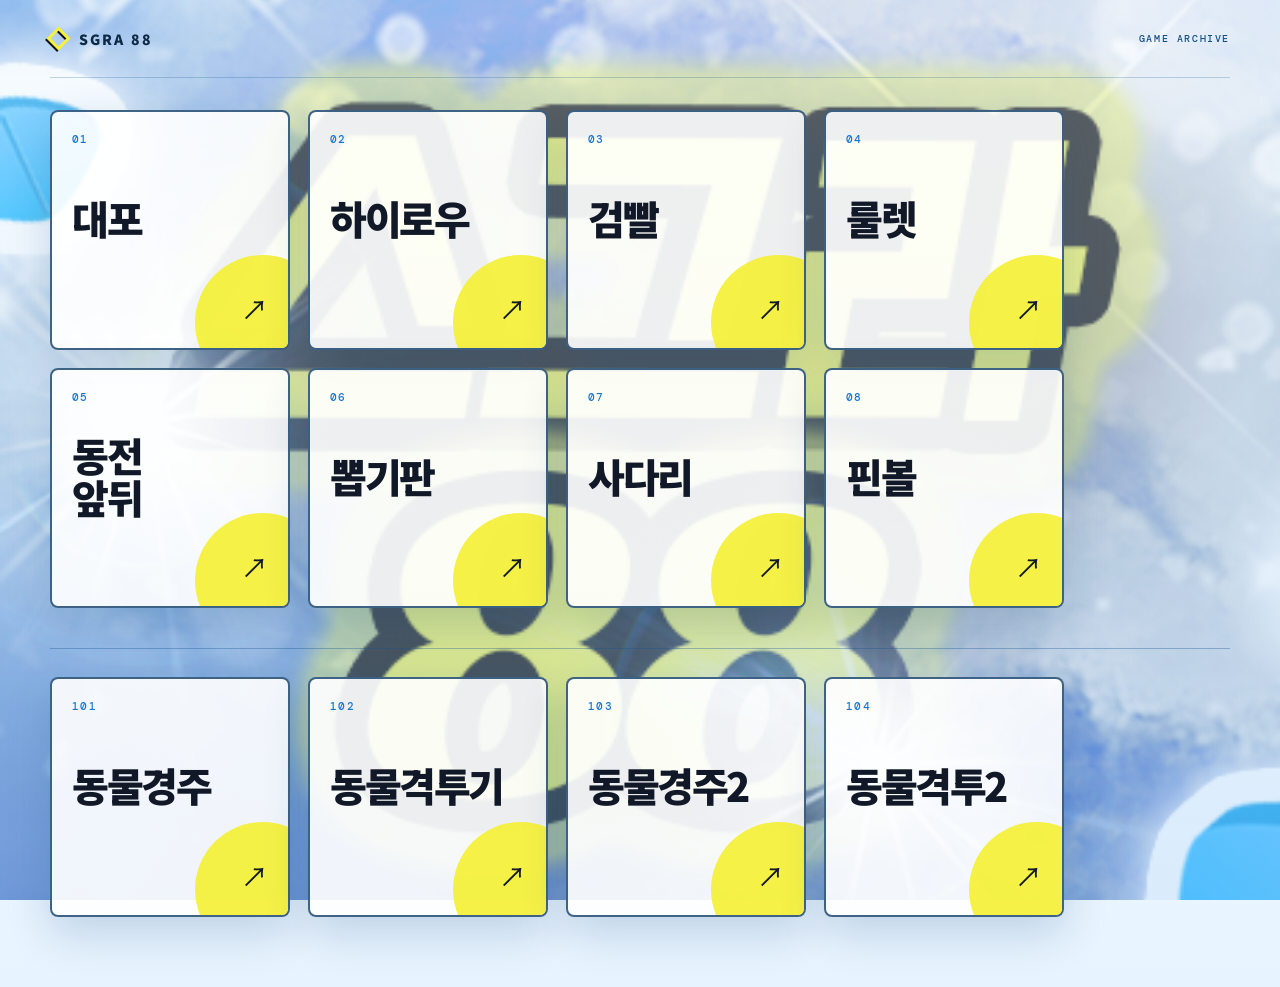
<file: index.html>
<!doctype html>
<html lang="ko">
<head>
  <meta charset="UTF-8">
  <meta name="viewport" content="width=device-width,initial-scale=1">
  <meta name="theme-color" content="#8ec5ff">
  <meta name="description" content="스그라88의 브라우저 미니게임 모음">
  <meta property="og:title" content="SGRA 88 — Mini Games">
  <meta property="og:description" content="스그라88 미니게임 대포를 플레이하세요.">
  <meta property="og:type" content="website">
  <meta property="og:image" content="https://namharu.github.io/sgra88/og.png?v=2">
  <title>SGRA 88 — Mini Games</title>
  <link rel="stylesheet" href="hub-sgra88.css?v=square-grid-5">
</head>
<body>
  <main class="hub">
    <header>
      <a class="logo" href="./"><span></span>SGRA 88</a>
      <p>GAME ARCHIVE</p>
    </header>
    <section class="library" aria-label="게임 목록">
      <a class="game-title" href="games/cannon/" aria-label="대포 게임 시작">
        <span class="number">01</span>
        <span class="name">대포</span>
        <span class="arrow" aria-hidden="true">↗</span>
      </a>
      <a class="game-title" href="games/highlow/" aria-label="하이로우 게임 시작">
        <span class="number">02</span>
        <span class="name">하이로우</span>
        <span class="arrow" aria-hidden="true">↗</span>
      </a>
      <a class="game-title" href="games/blackred/" aria-label="검빨 게임 시작">
        <span class="number">03</span>
        <span class="name">검빨</span>
        <span class="arrow" aria-hidden="true">↗</span>
      </a>
      <a class="game-title wheel-title" href="games/wheel/" aria-label="룰렛 게임 시작">
        <span class="number">04</span>
        <span class="name">룰렛</span>
        <span class="arrow" aria-hidden="true">↗</span>
      </a>
      <a class="game-title coin-title" href="games/coin/" aria-label="동전 앞뒤 게임 시작">
        <span class="number">05</span>
        <span class="name">동전<br>앞뒤</span>
        <span class="arrow" aria-hidden="true">↗</span>
      </a>
      <a class="game-title draw-title" href="games/draw/" aria-label="뽑기판 게임 시작">
        <span class="number">06</span>
        <span class="name">뽑기판</span>
        <span class="arrow" aria-hidden="true">↗</span>
      </a>
      <a class="game-title ladder-title" href="games/ladder/" aria-label="사다리 게임 시작">
        <span class="number">07</span>
        <span class="name">사다리</span>
        <span class="arrow" aria-hidden="true">↗</span>
      </a>
      <a class="game-title pinball-title" href="games/pinball/" aria-label="핀볼 게임 시작">
        <span class="number">08</span>
        <span class="name">핀볼</span>
        <span class="arrow" aria-hidden="true">↗</span>
      </a>
    </section>
    <div class="archive-divider" aria-hidden="true"></div>
    <section class="featured-library" aria-label="동물경주 게임">
      <a class="game-title race-title" href="games/race/" aria-label="동물경주 게임 시작">
        <span class="number">101</span>
        <span class="name">동물경주</span>
        <span class="arrow" aria-hidden="true">↗</span>
      </a>
      <a class="game-title cliff-title" href="games/cliff/" aria-label="동물격투기 게임 시작">
        <span class="number">102</span>
        <span class="name">동물격투기</span>
        <span class="arrow" aria-hidden="true">↗</span>
      </a>
      <a class="game-title race2-title" href="games/race2/" aria-label="동물경주2 게임 시작">
        <span class="number">103</span>
        <span class="name">동물경주2</span>
        <span class="arrow" aria-hidden="true">↗</span>
      </a>
      <a class="game-title cliff2-title" href="games/cliff2/" aria-label="동물격투2 게임 시작">
        <span class="number">104</span>
        <span class="name">동물격투2</span>
        <span class="arrow" aria-hidden="true">↗</span>
      </a>
    </section>
  </main>
</body>
</html>
</file>
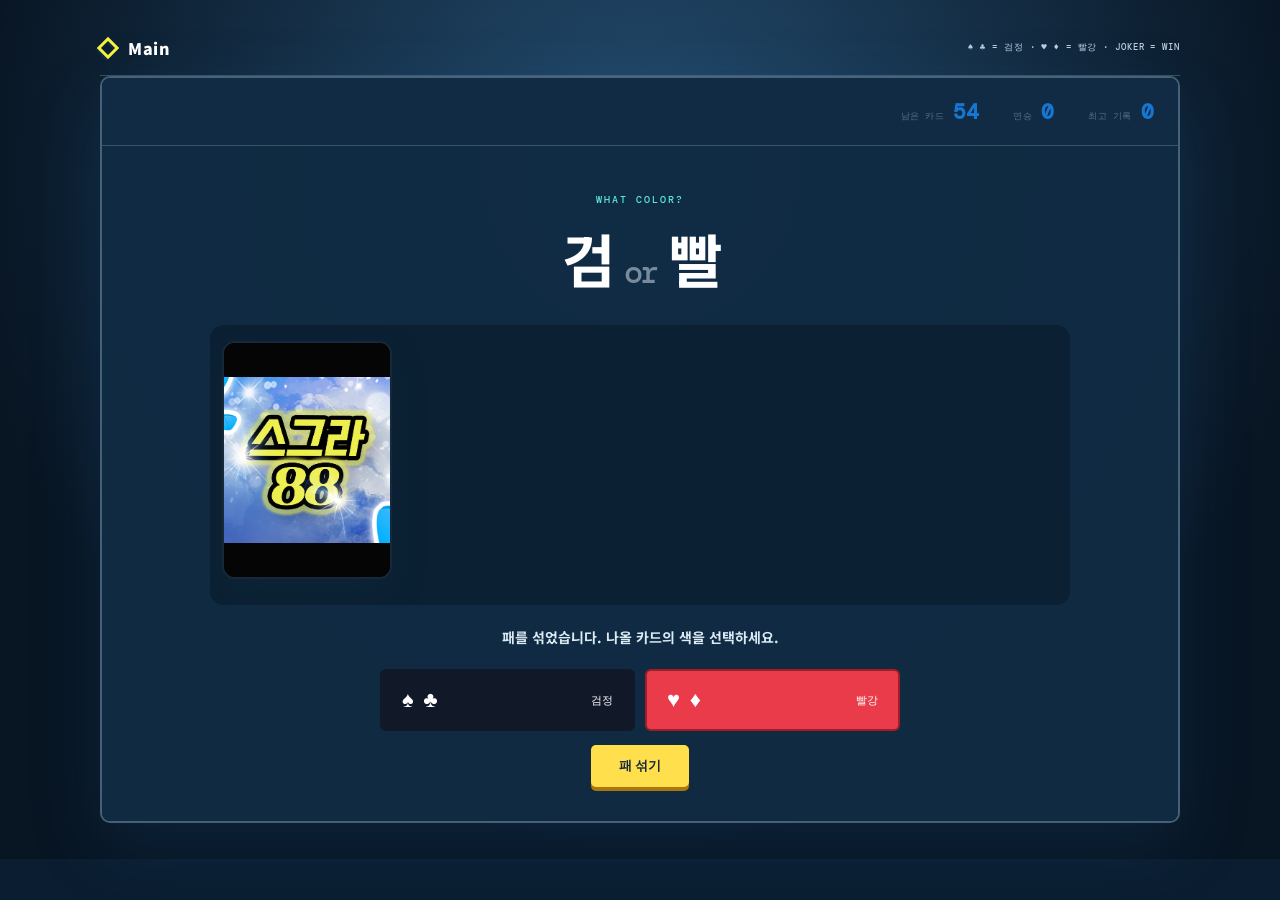
<file: games/blackred/index.html>
<!doctype html>
<html lang="ko">
<head>
  <meta charset="UTF-8">
  <meta name="viewport" content="width=device-width,initial-scale=1,viewport-fit=cover">
  <meta name="theme-color" content="#10253a">
  <meta name="description" content="카드 색을 맞히는 스그라88 검빨 게임">
  <meta property="og:title" content="검빨 — SGRA 88">
  <meta property="og:description" content="검정 또는 빨강을 고르고 카드를 공개하세요. 조커는 무조건 승리!">
  <meta property="og:type" content="website">
  <meta property="og:image" content="https://namharu.github.io/sgra88/og.png?v=2">
  <title>검빨 — SGRA 88</title>
  <link rel="stylesheet" href="styles.css?v=unified-theme-3">
  <style>.card.back{background:#050505;border:2px solid #17283a;outline:0}.card.back::after{content:"";position:absolute;inset:0;width:auto;aspect-ratio:auto;padding:0;border:0;border-radius:0;background:#050505 url("../../og.png?v=card-back-2") center/100% auto no-repeat;box-shadow:none;transform:none}</style>
</head>
<body>
  <main class="shell">
    <header class="topbar">
      <a class="brand" href="../../" aria-label="게임 목록으로 돌아가기"><span></span>Main</a>
      <div class="rules">♠ ♣ = 검정 · ♥ ♦ = 빨강 · JOKER = WIN</div>
    </header>

    <section class="game" aria-label="검빨 카드 게임">
      <div class="hud">
        <div><small>남은 카드</small><strong id="remaining">54</strong></div>
        <div><small>연승</small><strong id="streak">0</strong></div>
        <div><small>최고 기록</small><strong id="best">0</strong></div>
      </div>

      <div class="table">
        <div class="title"><span>WHAT COLOR?</span><h1>검 <em>or</em> 빨</h1></div>
        <div id="cardTrail" class="card-trail">
          <div id="card" class="card back" aria-live="polite"><b>?</b></div>
        </div>
        <p id="message" class="message">나올 카드의 색을 선택하세요.</p>
        <div class="choices">
          <button id="blackButton" class="choice black" type="button"><span>♠ ♣</span><b>검정</b></button>
          <button id="redButton" class="choice red-choice" type="button"><span>♥ ♦</span><b>빨강</b></button>
        </div>
        <button id="restartButton" class="restart" type="button">패 섞기</button>
      </div>
    </section>
  </main>
  <script src="game.js?v=3"></script>
</body>
</html>
</file>
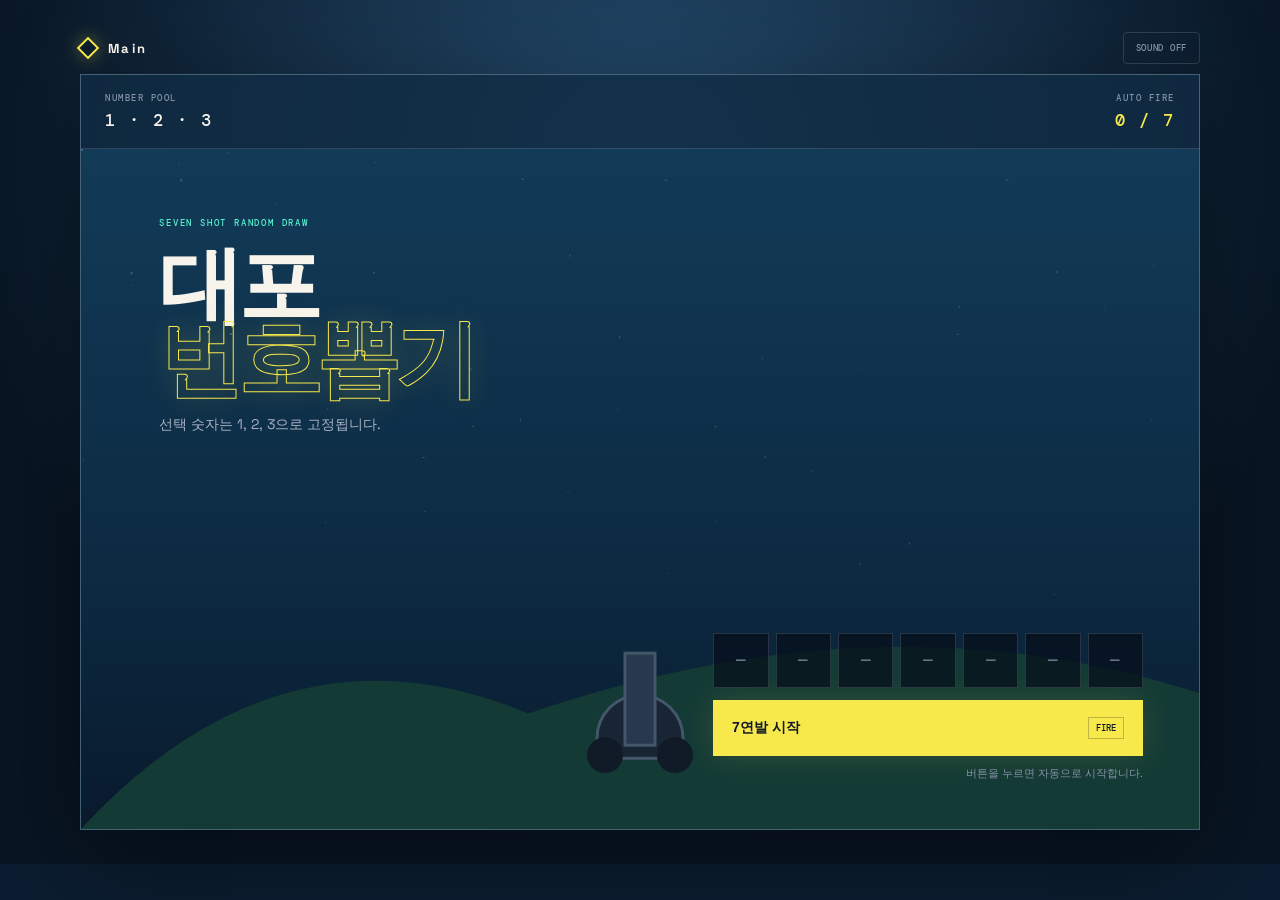
<file: games/cannon/index.html>
<!doctype html>
<html lang="ko">
<head>
  <meta charset="UTF-8">
  <meta name="viewport" content="width=device-width,initial-scale=1,viewport-fit=cover">
  <meta name="theme-color" content="#10253a">
  <meta name="description" content="1, 2, 3 중 하나를 자동으로 일곱 번 발사하는 대포 번호 뽑기 게임">
  <meta property="og:title" content="대포 — 7연발 번호 뽑기">
  <meta property="og:description" content="숫자 1·2·3을 대포로 일곱 번 자동 추첨합니다.">
  <meta property="og:type" content="website">
  <meta property="og:image" content="https://namharu.github.io/sgra88/og.png?v=2">
  <title>대포 — 7연발 번호 뽑기</title>
  <link rel="stylesheet" href="styles.css?v=unified-theme-2">
</head>
<body>
  <main class="shell">
    <header class="topbar">
      <a class="brand" href="../../" aria-label="게임 목록으로 돌아가기"><span class="brand-mark"></span>Main</a>
      <button id="soundButton" class="sound" type="button" aria-pressed="false">SOUND OFF</button>
    </header>

    <section class="game-card" aria-label="대포 번호 뽑기 게임">
      <div class="game-head">
        <div><span class="label">NUMBER POOL</span><strong>1 · 2 · 3</strong></div>
        <div class="progress"><span class="label">AUTO FIRE</span><strong id="progress">0 / 7</strong></div>
      </div>

      <div id="stage" class="stage">
        <canvas id="gameCanvas" aria-label="번호 공을 발사하는 대포 애니메이션"></canvas>
        <div class="copy">
          <span>SEVEN SHOT RANDOM DRAW</span>
          <h1>대포<br><em>번호뽑기</em></h1>
          <p>선택 숫자는 1, 2, 3으로 고정됩니다.</p>
        </div>

        <div class="controls">
          <div id="results" class="results" aria-live="polite" aria-label="추첨 결과">
            <i>—</i><i>—</i><i>—</i><i>—</i><i>—</i><i>—</i><i>—</i>
          </div>
          <button id="startButton" class="launch" type="button"><span>7연발 시작</span><b>FIRE</b></button>
          <p id="status">버튼을 누르면 자동으로 시작합니다.</p>
        </div>
      </div>
    </section>
  </main>
  <script src="game.js?v=balanced-pairs-2"></script>
</body>
</html>
</file>
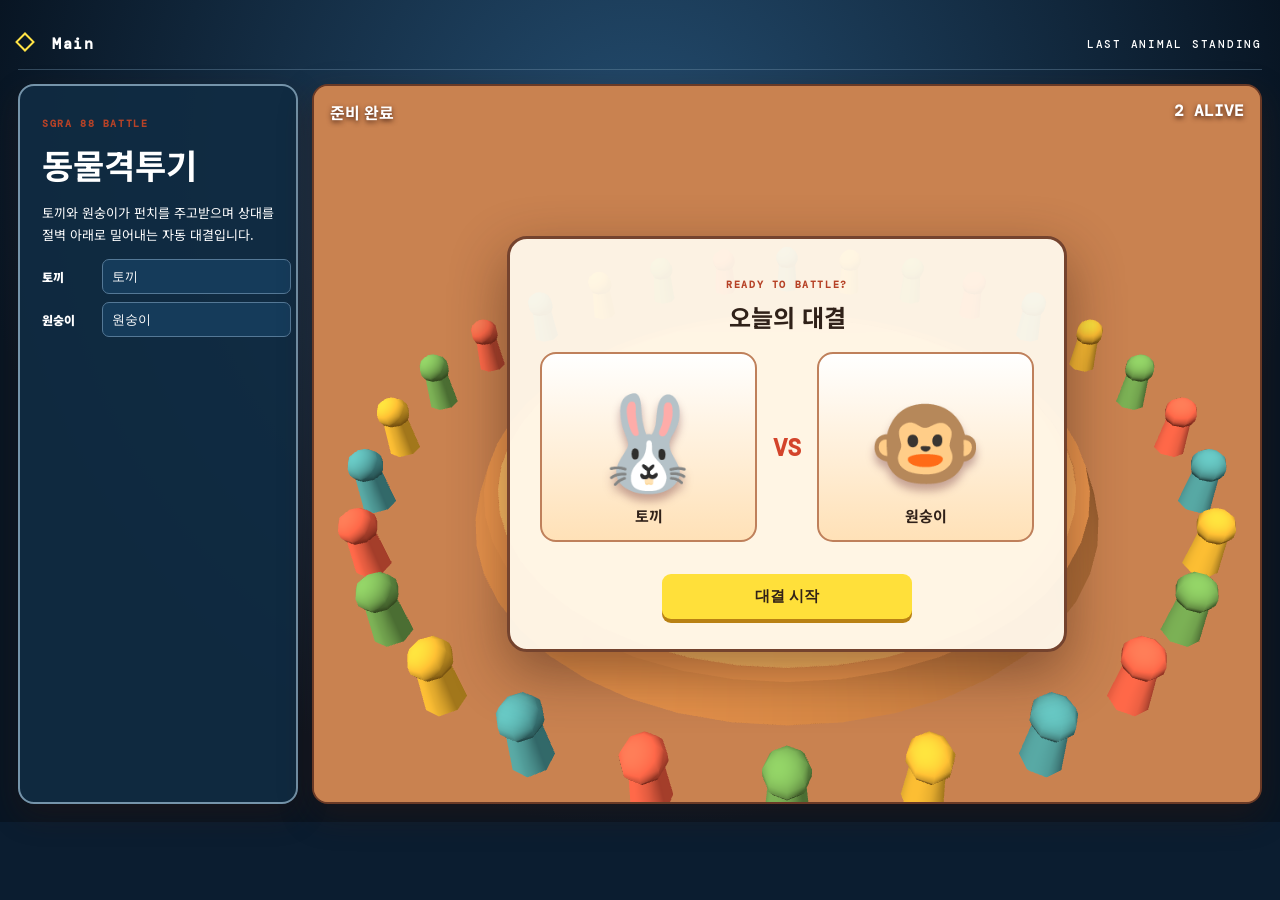
<file: games/cliff/index.html>
<!doctype html><html lang="ko"><head><meta charset="UTF-8"><meta name="viewport" content="width=device-width,initial-scale=1,viewport-fit=cover"><meta name="theme-color" content="#10253a"><title>동물격투기 — SGRA 88</title><meta property="og:image" content="https://namharu.github.io/sgra88/og.png"><link rel="stylesheet" href="styles.css?v=unified-theme-2"><link rel="stylesheet" href="intro.css?v=1"></head><body><main><header><a href="../../"><i></i> Main</a><span>LAST ANIMAL STANDING</span></header><section class="game"><aside><small>SGRA 88 BATTLE</small><h1>동물격투기</h1><p>토끼와 원숭이가 펀치를 주고받으며 상대를 절벽 아래로 밀어내는 자동 대결입니다.</p><label>토끼<input id="name0" value="토끼"></label><label>원숭이<input id="name1" value="원숭이"></label><div id="traits" hidden></div></aside><div class="stage"><div class="hud"><b id="status">준비</b><strong><span id="alive">2</span> ALIVE</strong></div><div id="canvas"></div><div id="countdown"></div><div id="events"></div><div id="intro" class="intro"><small>READY TO BATTLE?</small><h2>오늘의 대결</h2><div class="versus"><div><span>🐰</span><b>토끼</b></div><em>VS</em><div><span>🐵</span><b>원숭이</b></div></div><button id="start">대결 시작</button></div><div id="result" hidden><small>LAST ONE</small><h2 id="winner"></h2><div class="result-actions"><a href="../../">메인으로</a><button id="again" type="button">재경기</button></div></div></div></section></main><script>addEventListener('error',e=>document.querySelector('#status').textContent='오류: '+e.message);addEventListener('unhandledrejection',e=>document.querySelector('#status').textContent='오류: '+e.reason)</script><script type="module" src="game.js?v=cute6"></script></body></html>
</file>
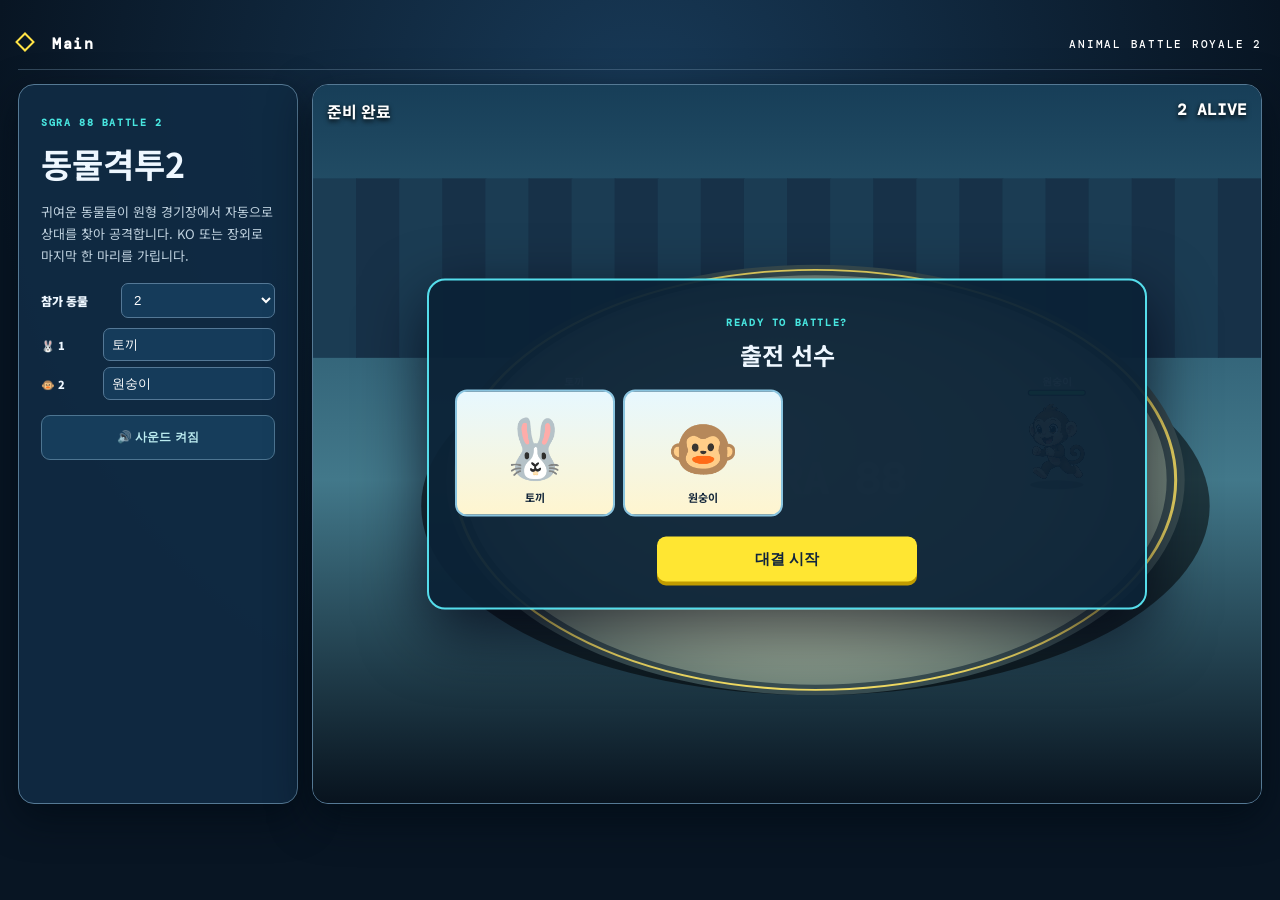
<file: games/cliff2/index.html>
<!doctype html><html lang="ko"><head><meta charset="UTF-8"><meta name="viewport" content="width=device-width,initial-scale=1,viewport-fit=cover"><meta name="theme-color" content="#081523"><title>동물격투2 — SGRA 88</title><meta property="og:image" content="https://namharu.github.io/sgra88/og.png"><link rel="stylesheet" href="styles.css?v=cliff2-1"><link rel="stylesheet" href="intro.css?v=cliff2-1"></head><body><main><header><a href="../../"><i></i> Main</a><span>ANIMAL BATTLE ROYALE 2</span></header><section class="game"><aside><small>SGRA 88 BATTLE 2</small><h1>동물격투2</h1><p>귀여운 동물들이 원형 경기장에서 자동으로 상대를 찾아 공격합니다. KO 또는 장외로 마지막 한 마리를 가립니다.</p><label class="count-label">참가 동물<select id="playerCount"><option selected>2</option><option>3</option><option>4</option><option>5</option><option>6</option><option>7</option><option>8</option></select></label><div id="names" class="names"></div><button id="soundToggle" class="sound" type="button">🔊 사운드 켜짐</button></aside><div class="stage"><div class="hud"><b id="status">준비</b><strong><span id="alive">2</span> ALIVE</strong></div><div id="canvas"></div><div id="countdown"></div><div id="events"></div><div id="intro" class="intro"><small>READY TO BATTLE?</small><h2>출전 선수</h2><div id="lineup" class="lineup"></div><button id="start">대결 시작</button></div><div id="results" hidden><small>LAST ONE</small><h2 id="winner"></h2><p id="finishText"></p><div class="result-actions"><a href="../../">메인으로</a><button id="again" type="button">재경기</button></div><ol id="standing"></ol></div></div></section></main><script>addEventListener('error',e=>document.querySelector('#status').textContent='오류: '+e.message);addEventListener('unhandledrejection',e=>document.querySelector('#status').textContent='오류: '+e.reason)</script><script type="module" src="game.js?v=cliff2-1"></script></body></html>
</file>
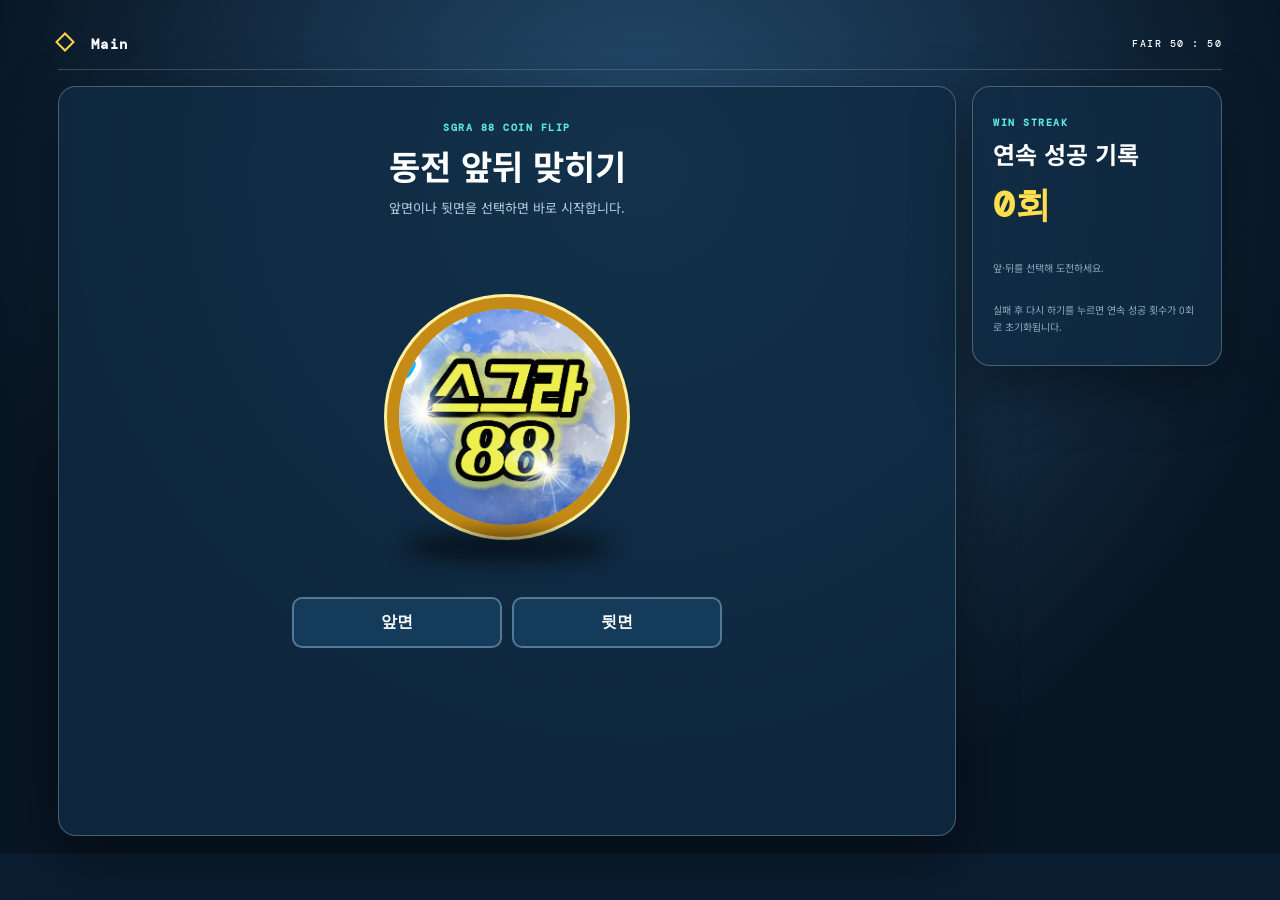
<file: games/coin/index.html>
<!doctype html><html lang="ko"><head><meta charset="UTF-8"><meta name="viewport" content="width=device-width,initial-scale=1,viewport-fit=cover"><meta name="theme-color" content="#10253a"><meta property="og:image" content="https://namharu.github.io/sgra88/og.png"><title>동전 앞뒤 — SGRA 88</title><link rel="stylesheet" href="styles.css?v=3"><link rel="stylesheet" href="coin-face.css?v=3"></head><body><main><header><a href="../../"><i></i> Main</a><span>FAIR 50 : 50</span></header><section class="game"><div class="play"><small>SGRA 88 COIN FLIP</small><h1>동전 앞뒤 맞히기</h1><p id="guide">앞면이나 뒷면을 선택하면 바로 시작합니다.</p><div class="coin-scene"><div id="coin" class="coin"><div class="face front"><img src="../../og.png" alt="SGRA 88 앞면"></div><div class="face back"><b>101</b><em>뒤</em></div><div class="edge"></div></div><div class="shadow"></div></div><div class="choices"><button data-pick="front">앞면</button><button data-pick="back">뒷면</button></div><div id="result" class="result" hidden><small>FLIP RESULT</small><h2></h2><strong></strong><div><button id="continue">도전</button></div></div></div><aside><small>WIN STREAK</small><h2>연속 성공 기록</h2><b id="streak" class="streak">0회</b><div id="history" class="history"></div><p>실패 후 다시 하기를 누르면 연속 성공 횟수가 0회로 초기화됩니다.</p></aside></section></main><script src="game.js?v=6"></script></body></html>
</file>
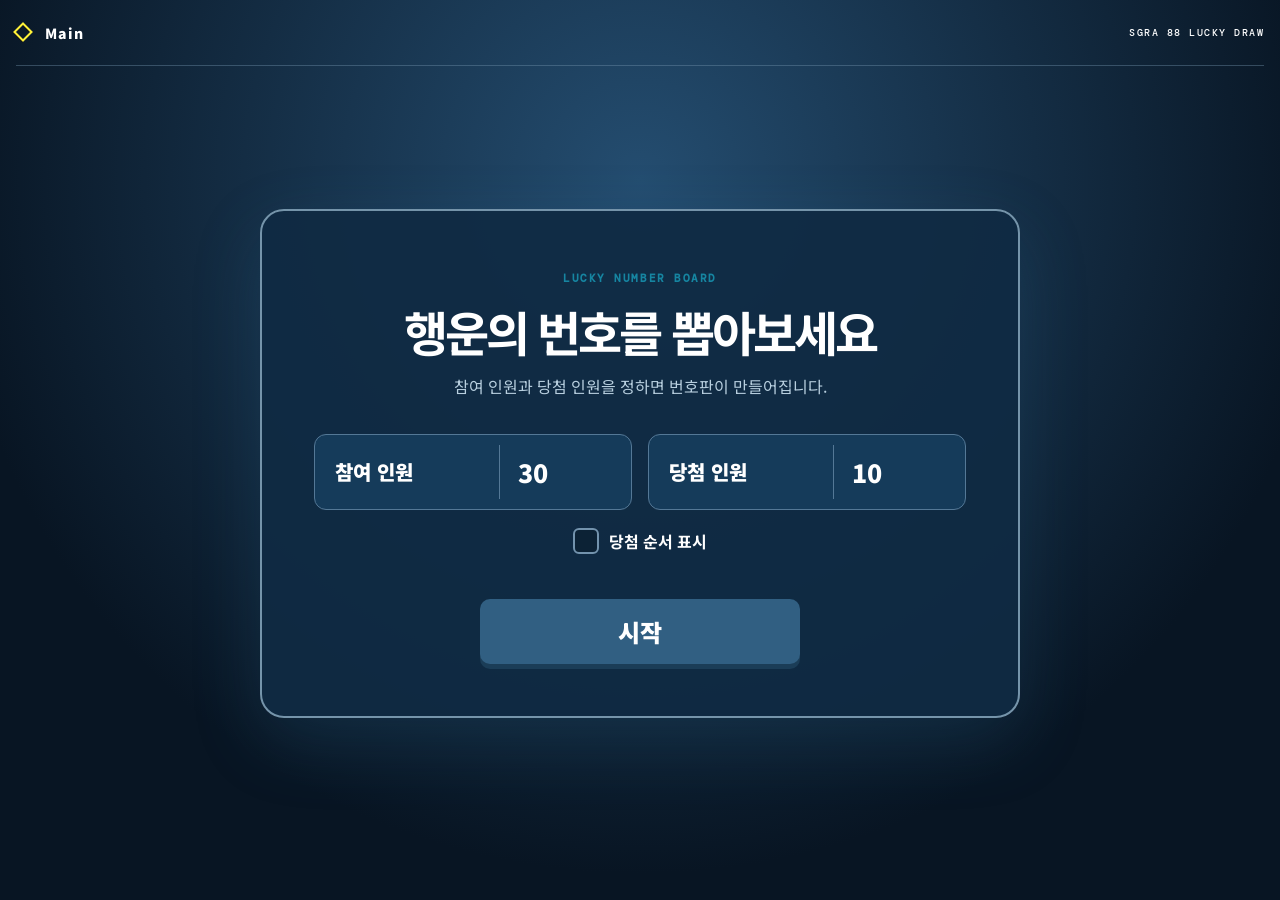
<file: games/draw/index.html>
<!doctype html>
<html lang="ko">
<head>
  <meta charset="UTF-8">
  <meta name="viewport" content="width=device-width,initial-scale=1,viewport-fit=cover">
  <meta name="theme-color" content="#10253a">
  <meta property="og:image" content="https://namharu.github.io/sgra88/og.png">
  <title>뽑기판 — SGRA 88</title>
  <link rel="stylesheet" href="styles.css?v=unified-theme-2">
</head>
<body>
  <main>
    <header>
      <a href="../../"><i></i> Main</a>
      <span>SGRA 88 LUCKY DRAW</span>
    </header>

    <section id="setup" class="setup">
      <div class="setup-card">
        <small>LUCKY NUMBER BOARD</small>
        <h1>행운의 번호를 뽑아보세요</h1>
        <p>참여 인원과 당첨 인원을 정하면 번호판이 만들어집니다.</p>
        <div class="fields">
          <label>참여 인원<input id="total" type="number" min="2" max="100" value="30" inputmode="numeric"></label>
          <label>당첨 인원<input id="winners" type="number" min="1" max="99" value="10" inputmode="numeric"></label>
        </div>
        <label class="order-option"><input id="ordered" type="checkbox"><span></span>당첨 순서 표시</label>
        <p id="setupError" class="error" role="alert"></p>
        <button id="start" class="primary" type="button">시작</button>
      </div>
    </section>

    <section id="game" class="game" hidden>
      <div class="game-top">
        <div><small>SELECT A NUMBER</small><h1>번호를 선택하세요</h1></div>
        <div class="counter"><span>당첨 발견</span><b id="found">0 / 0</b></div>
        <button id="reset" type="button">다시 설정</button>
      </div>
      <div id="board" class="board" aria-label="번호 뽑기판"></div>
      <section id="summary" class="summary" hidden>
        <small>DRAW COMPLETE</small>
        <h2>모든 당첨 번호가 나왔습니다!</h2>
        <p id="winnerNumbers"></p>
        <div><a href="../../">메인으로</a><button id="replay" type="button">같은 설정으로 다시하기</button></div>
      </section>
    </section>
  </main>
  <div id="celebration" class="celebration" aria-hidden="true"></div>
  <script src="game.js?v=4"></script>
</body>
</html>
</file>
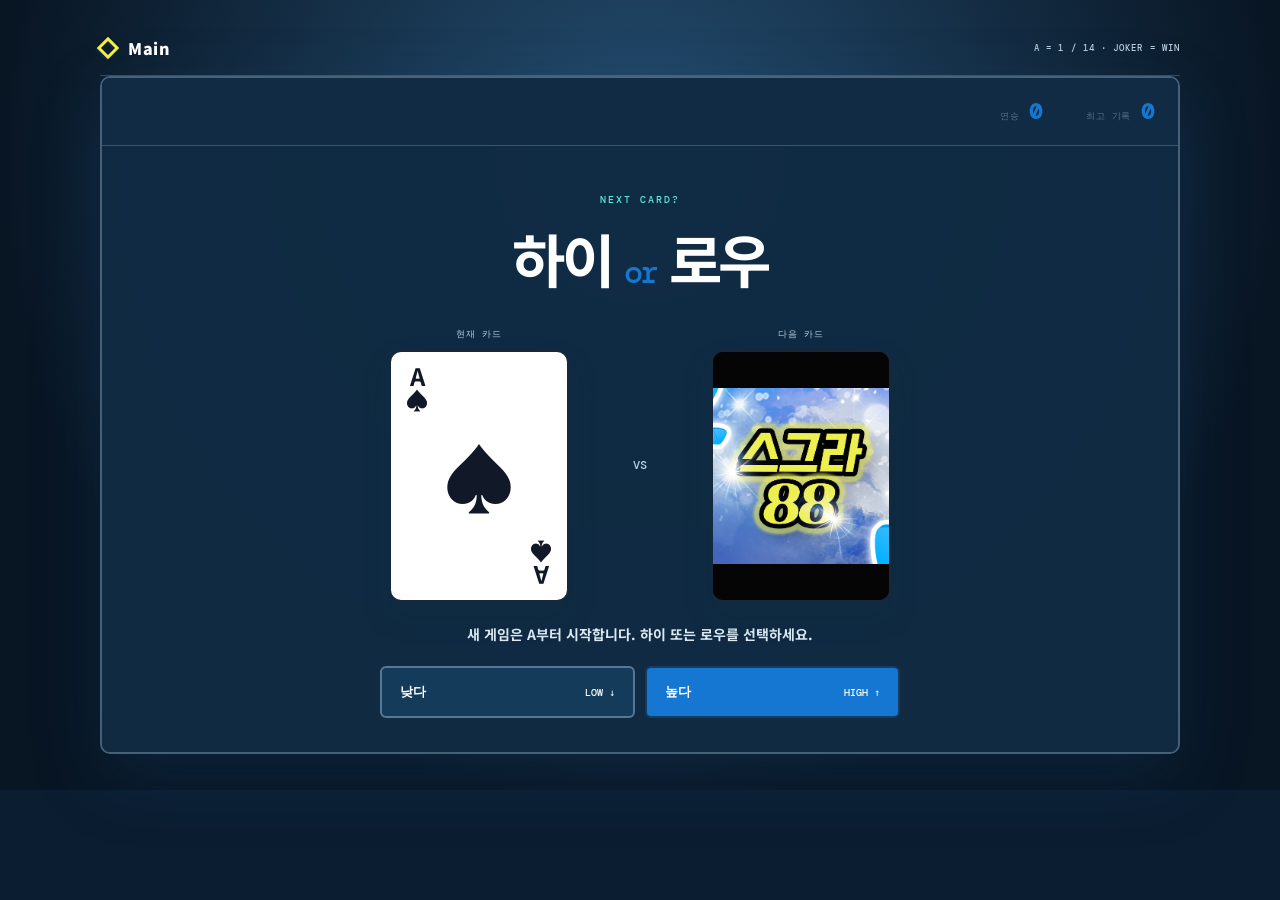
<file: games/highlow/index.html>
<!doctype html>
<html lang="ko">
<head>
  <meta charset="UTF-8">
  <meta name="viewport" content="width=device-width,initial-scale=1,viewport-fit=cover">
  <meta name="theme-color" content="#10253a">
  <meta name="description" content="다음 카드가 높을지 낮을지 맞히는 스그라88 하이로우 게임">
  <meta property="og:title" content="하이로우 — SGRA 88">
  <meta property="og:description" content="A는 1 또는 14, 조커는 무조건 승리!">
  <meta property="og:type" content="website">
  <meta property="og:image" content="https://namharu.github.io/sgra88/og.png?v=2">
  <title>하이로우 — SGRA 88</title>
  <link rel="stylesheet" href="styles.css?v=unified-theme-3">
  <style>.card.back{background:#050505;border:2px solid #17283a;outline:0}.card.back::after{content:"";position:absolute;inset:0;width:auto;aspect-ratio:auto;padding:0;border:0;border-radius:0;background:#050505 url("../../og.png?v=card-back-2") center/100% auto no-repeat;box-shadow:none;transform:none}</style>
</head>
<body>
  <main class="shell">
    <header class="topbar">
      <a class="brand" href="../../" aria-label="게임 목록으로 돌아가기"><span></span>Main</a>
      <div class="rules">A = 1 / 14 · JOKER = WIN</div>
    </header>

    <section class="game" aria-label="하이로우 카드 게임">
      <div class="hud">
        <div><small>연승</small><strong id="streak">0</strong></div>
        <div><small>최고 기록</small><strong id="best">0</strong></div>
      </div>

      <div class="table">
        <div class="title"><span>NEXT CARD?</span><h1>하이 <em>or</em> 로우</h1></div>
        <div class="cards" aria-live="polite">
          <div class="card-wrap"><span>현재 카드</span><div id="currentCard" class="card"></div></div>
          <div class="versus">VS</div>
          <div class="card-wrap"><span>다음 카드</span><div id="nextCard" class="card back"><b>?</b></div></div>
        </div>

        <p id="message" class="message">다음 카드가 더 높을지 낮을지 선택하세요.</p>
        <div class="choices">
          <button id="lowButton" class="choice low" type="button"><span>낮다</span><b>LOW ↓</b></button>
          <button id="highButton" class="choice high" type="button"><span>높다</span><b>HIGH ↑</b></button>
        </div>
        <button id="restartButton" class="restart" type="button" hidden>다시 시작</button>
      </div>
    </section>
  </main>
  <script src="game.js?v=ace-start-1"></script>
</body>
</html>
</file>
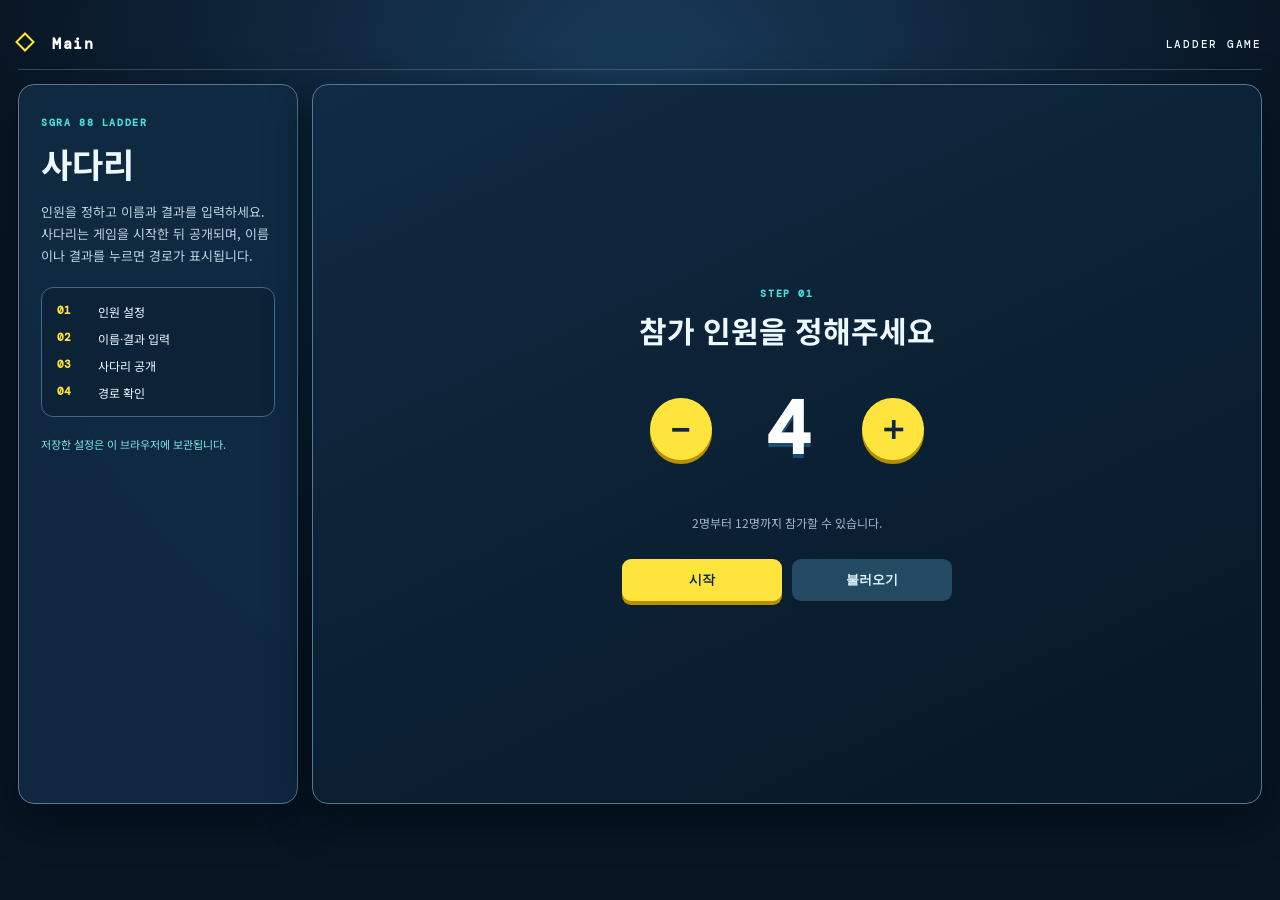
<file: games/ladder/index.html>
<!doctype html>
<html lang="ko">
<head>
  <meta charset="UTF-8">
  <meta name="viewport" content="width=device-width,initial-scale=1,viewport-fit=cover">
  <meta name="theme-color" content="#081523">
  <meta name="description" content="설정을 저장하고 다시 불러올 수 있는 SGRA 88 사다리 게임">
  <meta property="og:image" content="https://namharu.github.io/sgra88/og.png">
  <title>사다리 — SGRA 88</title>
  <link rel="stylesheet" href="styles.css?v=ladder-3">
</head>
<body>
  <main>
    <header>
      <a href="../../"><i></i> Main</a>
      <span>LADDER GAME</span>
    </header>

    <section class="game">
      <aside>
        <small>SGRA 88 LADDER</small>
        <h1>사다리</h1>
        <p>인원을 정하고 이름과 결과를 입력하세요. 사다리는 게임을 시작한 뒤 공개되며, 이름이나 결과를 누르면 경로가 표시됩니다.</p>
        <div class="guide">
          <b>01</b><span>인원 설정</span>
          <b>02</b><span>이름·결과 입력</span>
          <b>03</b><span>사다리 공개</span>
          <b>04</b><span>경로 확인</span>
        </div>
        <p class="save-note">저장한 설정은 이 브라우저에 보관됩니다.</p>
      </aside>

      <div class="stage">
        <section id="countScreen" class="screen count-screen">
          <small>STEP 01</small>
          <h2>참가 인원을 정해주세요</h2>
          <div class="count-stepper" aria-label="참가 인원">
            <button id="minusCount" type="button" aria-label="인원 줄이기">−</button>
            <strong id="countValue">4</strong>
            <button id="plusCount" type="button" aria-label="인원 늘리기">＋</button>
          </div>
          <p>2명부터 12명까지 참가할 수 있습니다.</p>
          <div class="first-actions">
            <button id="goConfig" type="button">시작</button>
            <button id="openLoad" class="secondary" type="button">불러오기</button>
          </div>
          <div id="loadPanel" class="load-panel" hidden>
            <label for="presetSelect">저장된 설정</label>
            <select id="presetSelect">
              <option value="">설정을 선택하세요</option>
            </select>
            <div>
              <button id="loadPreset" type="button">선택 설정 불러오기</button>
              <button id="deletePreset" class="danger" type="button">삭제</button>
            </div>
            <p id="loadMessage" aria-live="polite"></p>
          </div>
        </section>

        <section id="configScreen" class="screen config-screen" hidden>
          <div class="screen-head">
            <div><small>STEP 02</small><h2>이름과 결과를 입력하세요</h2></div>
            <span id="configCount">4 PLAYERS</span>
          </div>
          <div class="config-scroll">
            <div id="configBoard" class="config-board">
              <div id="nameInputs" class="input-row"></div>
              <div id="straightLines" class="straight-lines"></div>
              <div id="resultInputs" class="input-row"></div>
            </div>
          </div>
          <div class="config-actions">
            <button id="backToCount" class="secondary" type="button">돌아가기</button>
            <button id="startLadder" type="button">사다리 시작</button>
          </div>
          <div class="save-bar">
            <div>
              <label for="presetName">현재 설정 저장</label>
              <input id="presetName" maxlength="20" value="기본 설정" placeholder="저장 이름">
            </div>
            <button id="savePreset" type="button">저장</button>
            <p id="saveMessage" aria-live="polite"></p>
          </div>
        </section>

        <section id="playScreen" class="screen play-screen" hidden>
          <div class="screen-head">
            <div><small>STEP 03</small><h2 id="playStatus">이름이나 결과를 선택하세요</h2></div>
            <span id="seedLabel">LADDER 01</span>
          </div>
          <div class="board-scroll">
            <div id="playBoard" class="play-board">
              <div id="starters" class="starters"></div>
              <canvas id="ladderCanvas" width="960" height="500" aria-label="공개된 사다리 게임판"></canvas>
              <div id="outcomes" class="outcomes"></div>
            </div>
          </div>
          <div class="play-actions">
            <button id="editSettings" class="secondary" type="button">설정 수정</button>
            <button id="newLadder" type="button">새 사다리</button>
            <button id="showAll" class="cyan" type="button">전체 결과</button>
          </div>
        </section>

        <section id="allResults" class="all-results" hidden>
          <div class="result-head">
            <small>ALL RESULTS</small>
            <button id="closeResults" type="button" aria-label="결과 닫기">×</button>
          </div>
          <h2>전체 결과</h2>
          <ol id="resultList"></ol>
        </section>
      </div>
    </section>
  </main>
  <script src="game.js?v=ladder-3"></script>
</body>
</html>
</file>
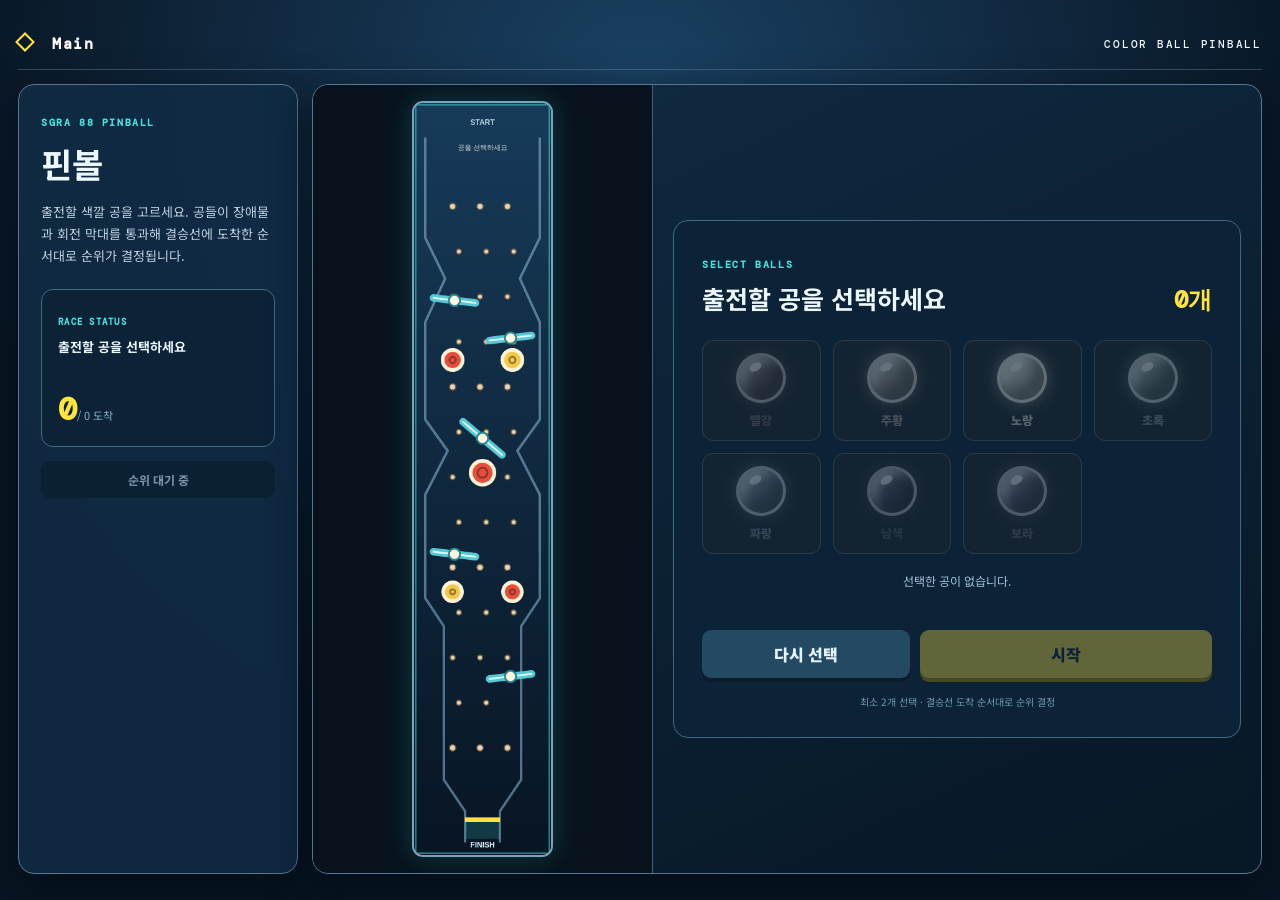
<file: games/pinball/index.html>
<!doctype html>
<html lang="ko">
<head>
  <meta charset="UTF-8">
  <meta name="viewport" content="width=device-width,initial-scale=1,viewport-fit=cover">
  <meta name="theme-color" content="#081523">
  <meta name="description" content="색깔 공을 골라 순위를 겨루는 SGRA 88 핀볼 게임">
  <meta property="og:image" content="https://namharu.github.io/sgra88/og.png">
  <title>핀볼 — SGRA 88</title>
  <link rel="stylesheet" href="styles.css?v=pinball-1">
</head>
<body>
  <main>
    <header>
      <a href="../../"><i></i> Main</a>
      <span>COLOR BALL PINBALL</span>
    </header>

    <section class="game">
      <aside>
        <small>SGRA 88 PINBALL</small>
        <h1>핀볼</h1>
        <p>출전할 색깔 공을 고르세요. 공들이 장애물과 회전 막대를 통과해 결승선에 도착한 순서대로 순위가 결정됩니다.</p>
        <div class="status-card">
          <span>RACE STATUS</span>
          <strong id="raceState">출전할 공을 선택하세요</strong>
          <div><b id="finishCount">0</b><em> / 0 도착</em></div>
        </div>
        <ol id="ranking" class="ranking"><li class="empty">순위 대기 중</li></ol>
      </aside>

      <section class="stage" aria-label="핀볼 경기장">
        <div class="board-wrap">
          <canvas id="raceCanvas" width="220" height="1200" aria-label="컬러볼 핀볼 레이스 화면"></canvas>
          <div id="countdown" class="countdown" hidden></div>
        </div>

        <div class="control-panel">
          <div class="pick-head">
            <div><small>SELECT BALLS</small><h2>출전할 공을 선택하세요</h2></div>
            <strong id="selectedCount">0개</strong>
          </div>
          <div id="ballPicker" class="ball-picker"></div>
          <p id="selectedNames" class="selected-names">선택한 공이 없습니다.</p>
          <p id="error" class="error" role="alert"></p>
          <div class="actions">
            <button id="resetButton" class="secondary" type="button">다시 선택</button>
            <button id="startButton" class="primary" type="button"><span>시작</span></button>
          </div>
          <p class="hint">최소 2개 선택 · 결승선 도착 순서대로 순위 결정</p>
        </div>
      </section>
    </section>
  </main>
  <script src="game.js?v=pinball-1"></script>
</body>
</html>
</file>
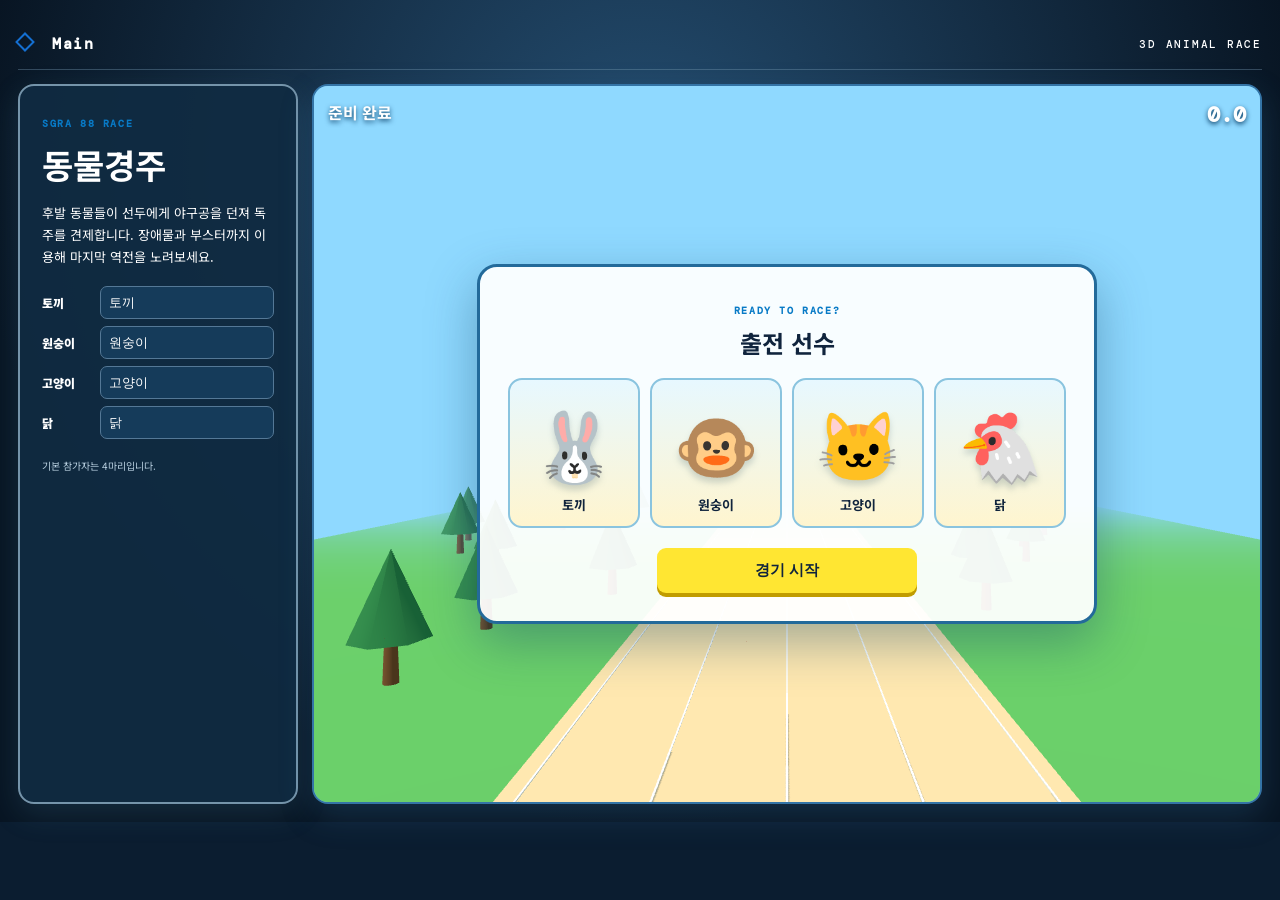
<file: games/race/index.html>
<!doctype html><html lang="ko"><head><meta charset="UTF-8"><meta name="viewport" content="width=device-width,initial-scale=1,viewport-fit=cover"><meta name="theme-color" content="#10253a"><title>동물경주 — SGRA 88</title><meta property="og:image" content="https://namharu.github.io/sgra88/og.png"><link rel="stylesheet" href="styles.css?v=unified-theme-2"><link rel="stylesheet" href="intro.css?v=1"></head><body><main><header><a href="../../"><i></i> Main</a><span>3D ANIMAL RACE</span></header><section class="game"><aside><small>SGRA 88 RACE</small><h1>동물경주</h1><p>후발 동물들이 선두에게 야구공을 던져 독주를 견제합니다. 장애물과 부스터까지 이용해 마지막 역전을 노려보세요.</p><div class="names"><label>토끼<input value="토끼"></label><label>원숭이<input value="원숭이"></label><label>고양이<input value="고양이"></label><label>닭<input value="닭"></label></div><p class="hint">기본 참가자는 4마리입니다.</p></aside><div class="stage"><div class="hud"><b id="status">준비</b><strong id="timer">0.0</strong></div><div id="canvas"></div><div id="countdown"></div><div id="events"></div><div id="intro" class="intro"><small>READY TO RACE?</small><h2>출전 선수</h2><div class="lineup"><div><span>🐰</span><b>토끼</b></div><div><span>🐵</span><b>원숭이</b></div><div><span>🐱</span><b>고양이</b></div><div><span>🐔</span><b>닭</b></div></div><button id="start">경기 시작</button></div><div id="results" hidden><small>FINAL RESULT</small><h2 id="winner"></h2><div class="result-actions"><a href="../../">메인으로</a><button id="again" type="button">재경기</button></div><ol id="standing"></ol></div></div></section></main><script>addEventListener('error',e=>document.querySelector('#status').textContent='오류: '+e.message);addEventListener('unhandledrejection',e=>document.querySelector('#status').textContent='오류: '+e.reason)</script><script type="module" src="game.js?v=cute4"></script></body></html>
</file>
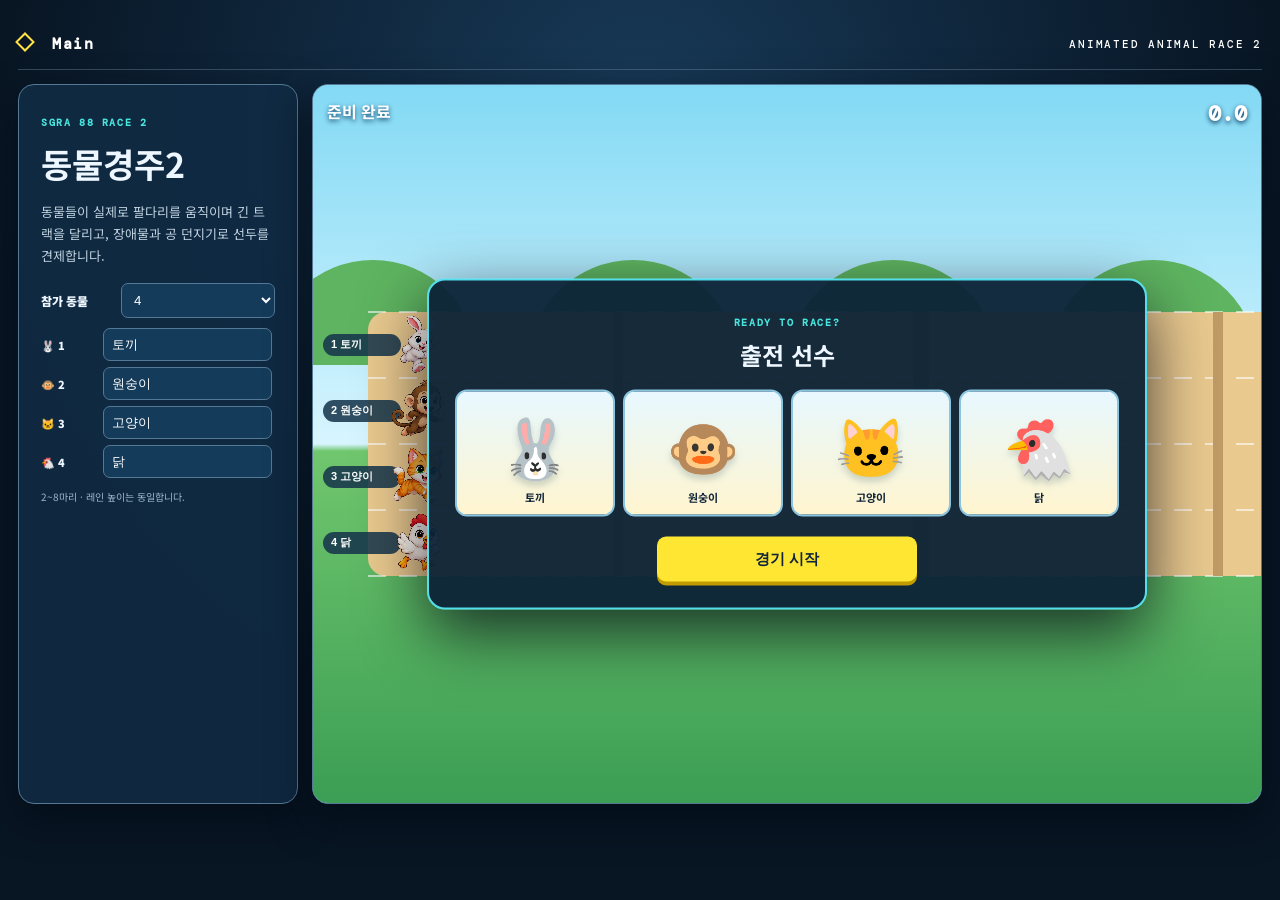
<file: games/race2/index.html>
<!doctype html><html lang="ko"><head><meta charset="UTF-8"><meta name="viewport" content="width=device-width,initial-scale=1,viewport-fit=cover"><meta name="theme-color" content="#081523"><title>동물경주2 — SGRA 88</title><meta property="og:image" content="https://namharu.github.io/sgra88/og.png"><link rel="stylesheet" href="styles.css?v=race2-1"><link rel="stylesheet" href="intro.css?v=race2-1"></head><body><main><header><a href="../../"><i></i> Main</a><span>ANIMATED ANIMAL RACE 2</span></header><section class="game"><aside><small>SGRA 88 RACE 2</small><h1>동물경주2</h1><p>동물들이 실제로 팔다리를 움직이며 긴 트랙을 달리고, 장애물과 공 던지기로 선두를 견제합니다.</p><label class="count-label">참가 동물<select id="playerCount"><option>2</option><option>3</option><option selected>4</option><option>5</option><option>6</option><option>7</option><option>8</option></select></label><div id="names" class="names"></div><p class="hint">2~8마리 · 레인 높이는 동일합니다.</p></aside><div class="stage"><div class="hud"><b id="status">준비</b><strong id="timer">0.0</strong></div><div id="canvas"></div><div id="countdown"></div><div id="events"></div><div id="intro" class="intro"><small>READY TO RACE?</small><h2>출전 선수</h2><div id="lineup" class="lineup"></div><button id="start">경기 시작</button></div><div id="results" hidden><small>FINAL RESULT</small><h2 id="winner"></h2><div class="result-actions"><a href="../../">메인으로</a><button id="again" type="button">재경기</button></div><ol id="standing"></ol></div></div></section></main><script>addEventListener('error',e=>document.querySelector('#status').textContent='오류: '+e.message);addEventListener('unhandledrejection',e=>document.querySelector('#status').textContent='오류: '+e.reason)</script><script type="module" src="game.js?v=race2-1"></script></body></html>
</file>
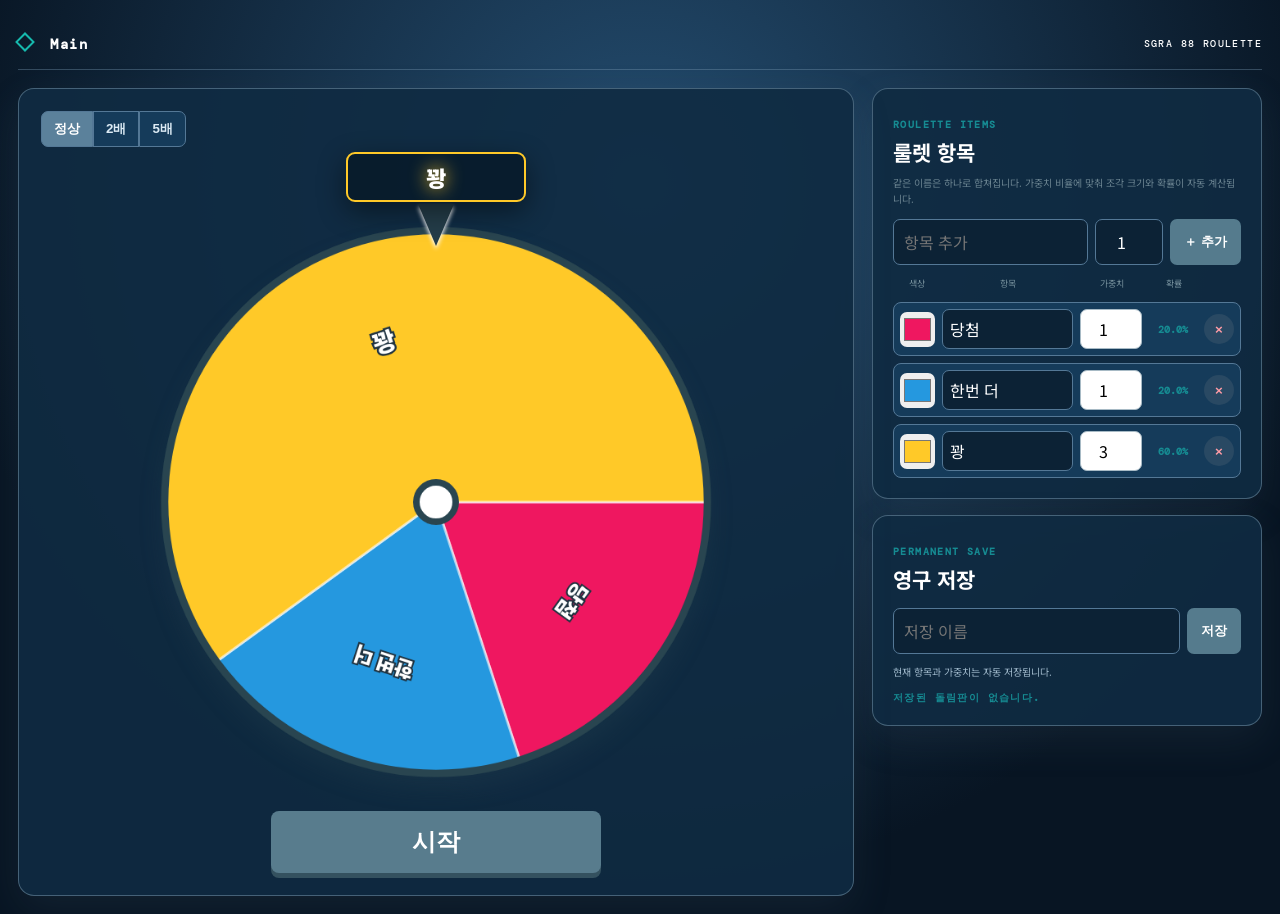
<file: games/wheel/index.html>
<!doctype html><html lang="ko"><head><meta charset="UTF-8"><meta name="viewport" content="width=device-width,initial-scale=1,viewport-fit=cover"><meta name="theme-color" content="#10253a"><meta property="og:image" content="https://namharu.github.io/sgra88/og.png"><title>룰렛 — SGRA 88</title><link rel="stylesheet" href="styles.css?v=unified-theme-2"><link rel="stylesheet" href="weights.css?v=2"><link rel="stylesheet" href="compact.css?v=4"></head><body><main><header><a href="../../"><i></i> Main</a><span>SGRA 88 ROULETTE</span></header><section class="layout"><div class="wheel-panel"><div class="title title-compact"><div class="speed"><button class="selected" data-speed="1">정상</button><button data-speed="2">2배</button><button data-speed="5">5배</button></div></div><div class="wheel-wrap"><div id="pointerLabel" class="pointer-label" aria-live="polite"></div><div class="pointer"></div><canvas id="wheel" width="720" height="720" aria-label="룰렛"></canvas></div><button id="spin" class="spin" type="button">시작</button></div><aside><section><small>ROULETTE ITEMS</small><h2>룰렛 항목</h2><p class="weight-help">같은 이름은 하나로 합쳐집니다. 가중치 비율에 맞춰 조각 크기와 확률이 자동 계산됩니다.</p><div class="add-row weighted-add"><input id="newItem" maxlength="24" placeholder="항목 추가"><input id="newWeight" type="number" min="1" max="999" value="1" aria-label="추가 가중치"><button id="add" type="button">＋ 추가</button></div><div class="item-head"><span>색상</span><span>항목</span><span>가중치</span><span>확률</span><span></span></div><div id="items" class="items"></div></section><section class="save-box"><small>PERMANENT SAVE</small><h2>영구 저장</h2><div class="save-row"><input id="saveName" maxlength="20" placeholder="저장 이름"><button id="save" type="button">저장</button></div><p>현재 항목과 가중치는 자동 저장됩니다.</p><div id="presets" class="presets"></div></section></aside></section></main><script src="game.js?v=6"></script></body></html>
</file>
<file: hub-sgra88.css>
@import url("https://fonts.googleapis.com/css2?family=DM+Mono:wght@400;500&family=Noto+Sans+KR:wght@500;700;900&display=swap");

:root {
  --ink: #111827;
  --blue: #1677d2;
  --yellow: #f5f13d;
  --line: rgba(10, 70, 135, 0.22);
}

* { box-sizing: border-box; }
html, body { min-height: 100%; }

body {
  margin: 0;
  color: var(--ink);
  background:
    linear-gradient(rgba(229, 244, 255, 0.32), rgba(185, 222, 255, 0.34)),
    url("og.png?v=sgra88-2") center / cover fixed;
  font-family: "Noto Sans KR", system-ui, sans-serif;
}

body::before {
  content: "";
  position: fixed;
  inset: 0;
  pointer-events: none;
  background: linear-gradient(180deg, rgba(255,255,255,.1), rgba(51,140,220,.08));
}

.hub {
  position: relative;
  width: min(1180px, calc(100% - 40px));
  min-height: 100vh;
  margin: auto;
}

header {
  height: 78px;
  display: flex;
  align-items: center;
  justify-content: space-between;
  border-bottom: 1px solid rgba(20, 83, 145, .24);
}

header p {
  margin: 0;
  color: #164f85;
  font: 500 10px "DM Mono", monospace;
  letter-spacing: .16em;
}

.logo {
  display: flex;
  align-items: center;
  gap: 12px;
  color: #0e2945;
  font-size: 14px;
  font-weight: 900;
  letter-spacing: .14em;
  text-decoration: none;
}

.logo span {
  width: 17px;
  height: 17px;
  border: 3px solid var(--yellow);
  transform: rotate(45deg);
  filter: drop-shadow(0 2px 0 #111);
}

.library {
  display: grid;
  grid-template-columns: repeat(auto-fill, minmax(210px, 240px));
  grid-auto-rows: 240px;
  gap: 18px;
  align-content: start;
  padding: 32px 0;
}

.archive-divider {
  height: 1px;
  margin: 8px 0 28px;
  border-top: 1px solid rgba(20, 83, 145, .35);
}

.featured-library {
  display: grid;
  grid-template-columns: repeat(4, 240px);
  grid-auto-rows: 240px;
  gap: 18px;
  padding-bottom: 70px;
}
.featured-library .game-title { width: 240px; height: 240px; }

.race-title::before { background: #ff8b61; }
.cliff-title::before { background: #8f7bea; }
.race2-title::before { background: #47d8c5; }
.cliff2-title::before { background: #ff6b6b; }
.wheel-title::before { background: #56e0d4; }
.coin-title::before { background: #ffbd35; }
.draw-title::before { background: #ff6fae; }
.ladder-title::before { background: #66e29a; }
.pinball-title::before { background: #7b8cff; }

.game-title {
  position: relative;
  display: grid;
  grid-template-rows: auto 1fr auto;
  padding: 20px;
  border: 2px solid rgba(16, 61, 103, .8);
  border-radius: 8px;
  color: var(--ink);
  background: rgba(255, 255, 255, .9);
  text-decoration: none;
  box-shadow: 0 16px 45px rgba(22, 72, 120, .2);
  overflow: hidden;
  transition: transform .2s ease, box-shadow .2s ease;
}

.game-title::before {
  content: "";
  position: absolute;
  right: -42px;
  bottom: -42px;
  width: 135px;
  height: 135px;
  border-radius: 50%;
  background: var(--yellow);
  opacity: .95;
}

.game-title:hover,
.game-title:focus-visible {
  transform: translateY(-6px);
  box-shadow: 0 24px 55px rgba(22, 72, 120, .3);
  outline: 3px solid rgba(245, 241, 61, .65);
  outline-offset: 3px;
}

.game-title span { position: relative; z-index: 1; }
.number { color: var(--blue); font: 500 11px "DM Mono", monospace; letter-spacing: .12em; }
.name { align-self: center; font-size: 40px; line-height: 1.05; font-weight: 900; letter-spacing: -.06em; }
.arrow { justify-self: end; font-size: 27px; transition: transform .2s ease; }
.game-title:hover .arrow { transform: translate(4px, -4px); }

@media (max-width: 580px) {
  .hub { width: calc(100% - 24px); }
  header { height: 66px; }
  header p { display: none; }
  .library {
    grid-template-columns: repeat(2, minmax(0, 1fr));
    grid-auto-rows: auto;
    gap: 10px;
    padding-top: 18px;
  }
  .archive-divider { margin: 8px 0 18px; }
  .featured-library { grid-template-columns: repeat(2, minmax(0, 1fr)); grid-auto-rows: auto; padding-bottom: 32px; }
  .featured-library .game-title { width: auto; height: auto; aspect-ratio: 1; }
  .game-title { aspect-ratio: 1; padding: 15px; }
  .name { font-size: clamp(32px, 12vw, 48px); }
}
</file>
<file: games/blackred/styles.css>
@import url("https://fonts.googleapis.com/css2?family=DM+Mono:wght@400;500&family=Noto+Sans+KR:wght@500;700;900&display=swap");
:root{--ink:#111827;--blue:#1677d2;--yellow:#f5f13d;--red:#e93b49;--line:rgba(11,58,101,.2)}*{box-sizing:border-box}html,body{min-height:100%}body{margin:0;color:var(--ink);background:linear-gradient(rgba(224,243,255,.72),rgba(181,222,255,.72)),url("../../og.png?v=sgra88-2") center/cover fixed;font-family:"Noto Sans KR",system-ui,sans-serif}.shell{width:min(1080px,calc(100% - 32px));margin:auto;padding:20px 0 36px}.topbar{height:56px;display:flex;align-items:center;justify-content:space-between}.brand{display:flex;align-items:center;gap:12px;color:#102a46;font-weight:900;text-decoration:none;letter-spacing:.04em}.brand span{width:16px;height:16px;border:3px solid var(--yellow);transform:rotate(45deg);filter:drop-shadow(0 2px #102a46)}.rules{color:#175c95;font:500 9px "DM Mono",monospace;letter-spacing:.1em}.game{border:2px solid #123d66;border-radius:10px;background:rgba(255,255,255,.94);box-shadow:0 24px 70px rgba(27,81,130,.24);overflow:hidden}.hud{height:68px;display:flex;justify-content:flex-end;gap:34px;align-items:center;padding:0 24px;border-bottom:1px solid var(--line)}.hud div{display:grid;grid-template-columns:auto auto;align-items:baseline;gap:9px}.hud small{color:#55718d;font:500 9px "DM Mono",monospace;letter-spacing:.06em}.hud strong{font:700 21px "DM Mono",monospace;color:var(--blue)}.table{position:relative;min-height:600px;padding:38px 40px 34px;background:radial-gradient(circle at 50% 45%,rgba(245,241,61,.32),transparent 18rem),linear-gradient(145deg,#effaff,#dcefff)}.title{text-align:center}.title span{color:#1677d2;font:500 10px "DM Mono",monospace;letter-spacing:.2em}.title h1{margin:8px 0 25px;font-size:clamp(34px,5vw,58px);letter-spacing:-.055em}.title em{color:#788b9d;font:500 .55em "DM Mono",monospace}.card{position:relative;width:clamp(145px,22vw,190px);aspect-ratio:5/7;margin:auto;border:2px solid #17283a;border-radius:13px;background:#fff;box-shadow:0 16px 34px rgba(19,55,65,.22);display:grid;place-items:center;overflow:hidden;transition:transform .35s ease}.card.reveal{animation:flip .45s ease}.card .corner{position:absolute;top:12px;left:14px;display:grid;text-align:center;font:900 24px/1 "Noto Sans KR",sans-serif}.card .corner.bottom{inset:auto 14px 12px auto;transform:rotate(180deg)}.card .suit{font-size:clamp(58px,9vw,84px)}.card.red{color:var(--red)}.card.back{color:#fff;background:repeating-linear-gradient(45deg,#111827 0 8px,#31506e 8px 16px);border:8px solid #fff;outline:2px solid #17283a}.card.back:after{content:"SGRA 88";position:absolute;padding:9px;background:var(--yellow);color:#11263a;font:900 11px "DM Mono",monospace;transform:rotate(-12deg)}.card.back b{display:none}.card.joker{background:linear-gradient(135deg,#fffbd4,#dffaff);color:#15253a}.card.joker .suit{font-size:42px}.message{min-height:28px;margin:22px auto 14px;text-align:center;font-size:14px;font-weight:700}.message.win{color:#067c62}.message.lose{color:#cf2937}.choices{width:min(520px,100%);margin:auto;display:grid;grid-template-columns:1fr 1fr;gap:10px}.choice{display:flex;align-items:center;justify-content:space-between;padding:16px 20px;border:2px solid #111827;border-radius:6px;font-weight:900;cursor:pointer;transition:.18s}.choice span{font-size:22px;letter-spacing:.08em}.choice b{font:500 11px "DM Mono",monospace}.choice.black{background:#111827;color:#fff}.choice.red-choice{background:var(--red);border-color:#9f1e2a;color:#fff}.choice:hover,.choice:focus-visible{transform:translateY(-3px);outline:3px solid rgba(22,119,210,.18)}.choice:disabled{cursor:default;opacity:.48;transform:none}.restart{display:block;margin:12px auto 0;padding:12px 28px;border:0;border-radius:5px;background:#111827;color:#fff;font-weight:900;cursor:pointer}.restart[hidden]{display:none}@keyframes flip{0%{transform:rotateY(90deg) scale(.96)}100%{transform:rotateY(0) scale(1)}}@media(max-width:620px){.shell{width:100%;padding:0}.topbar{height:58px;padding:0 14px}.rules{font-size:6.5px}.game{border-left:0;border-right:0;border-radius:0}.hud{height:60px;gap:16px;padding:0 14px}.hud div{display:block;text-align:center}.hud small{display:block;margin-bottom:2px}.table{min-height:calc(100dvh - 118px);padding:28px 14px 24px}.title h1{margin-bottom:22px}.card{width:min(42vw,175px)}.choices{max-width:440px}.choice{padding:14px 13px}.choice span{font-size:19px}}
.card-trail{display:flex;align-items:center;justify-content:flex-start;gap:12px;width:min(860px,100%);min-height:280px;margin:auto;padding:8px 12px 18px;overflow-x:auto;overscroll-behavior-inline:contain;scrollbar-width:thin}.card-trail .card{flex:0 0 clamp(120px,16vw,170px);width:clamp(120px,16vw,170px);margin:0}.card-trail .past-card{filter:saturate(.9);box-shadow:0 10px 22px rgba(19,55,65,.18)}.restart{margin-top:14px;background:#315f82;box-shadow:0 4px #193a53}.restart:hover{translate:0 -2px}.restart:active{translate:0 2px;box-shadow:0 2px #193a53}
@media(max-width:620px){.card-trail{min-height:220px;padding-inline:5px}.card-trail .card{flex-basis:125px;width:125px}.card-trail .card .suit{font-size:55px}.card-trail .card .corner{font-size:19px}}
html,body{background:#0b1d30}body{background:radial-gradient(circle at 50% 20%,#244d70,#081523 72%)}.topbar{color:#fff;border-bottom:1px solid #7393ad66}.brand{color:#fff}.rules{color:#b8cfdf}
.game{background:#102b43cc;border-color:#7594aa88;color:#fff}.hud{background:#102b43;border-bottom-color:#7393ad66}.table{background:#102b43cc}.title h1{color:#fff}.title span{color:#5ee9e0}.message{color:#dbeaf4}.card-trail{background:#0b2033;border-radius:14px}.restart{background:#ffe04c;color:#142638;box-shadow:0 4px #a9780c}
.card{color:#111827}
</file>
<file: games/cannon/styles.css>
@import url("https://fonts.googleapis.com/css2?family=DM+Mono:wght@400;500&family=Space+Grotesk:wght@500;600;700&display=swap");
:root{--ink:#f6f4eb;--muted:#8392a7;--line:rgba(220,235,255,.15);--sky:#0a2035;--cyan:#58f0d0;--yellow:#f7e84b;--orange:#ff805d}*{box-sizing:border-box}html,body{min-height:100%}body{margin:0;color:var(--ink);background:radial-gradient(circle at 24% 12%,rgba(34,133,164,.16),transparent 32rem),#07111f;font-family:"Space Grotesk",system-ui,sans-serif}.shell{width:min(1120px,calc(100% - 32px));margin:auto;padding:22px 0 34px}.topbar{height:52px;display:flex;align-items:center;justify-content:space-between}.brand{display:flex;align-items:center;gap:12px;color:var(--ink);font-size:13px;font-weight:700;letter-spacing:.18em;text-decoration:none}.brand-mark{width:16px;height:16px;border:2px solid var(--yellow);transform:rotate(45deg);box-shadow:0 0 18px rgba(247,232,75,.4)}.sound{padding:9px 12px;border:1px solid var(--line);border-radius:4px;background:transparent;color:var(--muted);font:500 9px "DM Mono",monospace;letter-spacing:.08em;cursor:pointer}.sound:hover,.sound:focus-visible{border-color:var(--cyan);color:var(--cyan);outline:0}.game-card{border:1px solid var(--line);background:#081525;box-shadow:0 28px 100px rgba(0,0,0,.42)}.game-head{height:74px;display:grid;grid-template-columns:1fr 1fr;align-items:center;padding:0 24px;border-bottom:1px solid var(--line)}.game-head>div{display:grid;gap:5px}.game-head .progress{text-align:right}.label{color:var(--muted);font:500 9px "DM Mono",monospace;letter-spacing:.17em}.game-head strong{font:500 17px "DM Mono",monospace;letter-spacing:.12em}.progress strong{color:var(--yellow)}.stage{position:relative;height:min(680px,calc(100vh - 180px));min-height:520px;overflow:hidden}canvas{position:absolute;inset:0;width:100%;height:100%;display:block}.copy{position:absolute;z-index:2;top:9%;left:7%;pointer-events:none}.copy>span{color:var(--cyan);font:500 9px "DM Mono",monospace;letter-spacing:.2em}.copy h1{margin:18px 0 16px;font-size:clamp(46px,7vw,84px);line-height:.88;letter-spacing:-.065em}.copy h1 em{color:transparent;font-style:normal;-webkit-text-stroke:1px var(--yellow);text-shadow:0 0 28px rgba(247,232,75,.15)}.copy p{margin:0;color:#a7b2c2;font-size:14px;line-height:1.65}.controls{position:absolute;z-index:3;right:5%;bottom:7%;width:min(430px,46%)}.results{display:grid;grid-template-columns:repeat(7,1fr);gap:7px;margin-bottom:12px}.results i{display:grid;place-items:center;aspect-ratio:1;border:1px solid var(--line);background:rgba(6,15,27,.75);color:#677589;font:500 16px "DM Mono",monospace;font-style:normal;transition:.25s}.results i.filled{border-color:var(--yellow);color:#0d1420;background:var(--yellow);box-shadow:0 0 20px rgba(247,232,75,.22);transform:translateY(-4px)}.launch{width:100%;display:flex;align-items:center;justify-content:space-between;border:1px solid var(--yellow);background:var(--yellow);color:#101827;padding:16px 18px;font-size:14px;font-weight:700;cursor:pointer;box-shadow:0 0 30px rgba(247,232,75,.14);transition:.2s}.launch:hover,.launch:focus-visible{transform:translateY(-2px);box-shadow:0 8px 34px rgba(247,232,75,.24);outline:0}.launch:disabled{cursor:wait;filter:saturate(.55);transform:none}.launch b{border:1px solid rgba(16,24,39,.25);padding:4px 7px;font:500 9px "DM Mono",monospace}.controls p{margin:10px 0 0;color:var(--muted);text-align:right;font-size:11px}@media(max-width:720px){.shell{width:100%;padding:0}.topbar{height:58px;padding:0 14px}.game-card{border-left:0;border-right:0}.game-head{height:66px;padding:0 14px}.stage{height:calc(100dvh - 124px);min-height:560px}.copy{top:7%;left:24px}.copy h1{font-size:52px}.copy p{font-size:12px}.controls{right:20px;bottom:28px;width:calc(100% - 40px)}.results{gap:5px}.results i{font-size:14px}.controls p{text-align:center}}
html,body{background:#0b1d30}body{background:radial-gradient(circle at 50% 20%,#244d70,#081523 72%)}
.game-card{background:#102b43cc;border-color:#7594aa88}
</file>
<file: games/cliff/styles.css>
@import url('https://fonts.googleapis.com/css2?family=DM+Mono:wght@500&family=Noto+Sans+KR:wght@500;700;900&display=swap');*{box-sizing:border-box}html,body{margin:0;min-height:100%;font-family:'Noto Sans KR',sans-serif;color:#302119;background:#9a5839}body{background:radial-gradient(circle at 50% 20%,#e7b77c,#74412f)}main{max-width:1440px;margin:auto;padding:18px}header{height:52px;display:flex;align-items:center;justify-content:space-between;border-bottom:1px solid #75472f;color:#fff;font:500 11px 'DM Mono';letter-spacing:.16em}header a{color:#fff;text-decoration:none;font-weight:900;font-size:15px}header i{display:inline-block;width:14px;height:14px;border:2px solid #ffe346;rotate:45deg;margin-right:9px}.game{display:grid;grid-template-columns:280px minmax(0,1fr);gap:14px;margin-top:14px}aside{background:#fff4e9e8;border:2px solid #74432e;border-radius:16px;padding:22px;box-shadow:0 12px 30px #35190f55}small{font:700 10px 'DM Mono';letter-spacing:.16em;color:#b64227}h1{font-size:34px;margin:8px 0}p{font-size:13px;line-height:1.7}label{display:grid;grid-template-columns:60px 1fr;align-items:center;margin:8px 0;font-size:12px;font-weight:900}input{border:1px solid #b78d73;border-radius:7px;padding:9px}button{width:100%;border:0;border-radius:9px;padding:13px;margin-top:10px;background:#ffe03a;color:#312218;font-weight:900;font-size:15px;box-shadow:0 4px #b98113;cursor:pointer}#again{background:#ff8063;box-shadow:0 4px #a13e2c;color:#fff}#traits{margin-top:14px;font-size:11px;line-height:2}.stage{position:relative;min-height:720px;overflow:hidden;border:2px solid #6a3a26;border-radius:16px;background:#bd774d;box-shadow:0 12px 32px #35190f66}.hud{position:absolute;z-index:8;left:16px;right:16px;top:14px;display:flex;justify-content:space-between;color:#fff;text-shadow:0 2px 5px #4a2417}.hud strong{font:900 16px 'DM Mono'}#canvas{position:absolute;inset:0}#canvas canvas{width:100%;height:100%;display:block}#countdown{position:absolute;z-index:15;inset:0;display:grid;place-items:center;color:#fff;font:900 clamp(75px,14vw,150px) 'DM Mono';text-shadow:0 8px #6e3924,0 0 28px #ffe4a2;pointer-events:none}#events{position:absolute;z-index:10;left:16px;bottom:16px;display:grid;gap:5px;color:#fff;font-size:11px}#events span{background:#542c20cc;padding:5px 9px;border-radius:20px;animation:pop 2s forwards}#result{position:absolute;z-index:20;inset:50% auto auto 50%;translate:-50% -50%;min-width:250px;text-align:center;background:#fff8e9ee;border:3px solid #7f452b;border-radius:16px;padding:28px;box-shadow:0 20px 60px #30150d99}#result h2{font-size:30px;margin:8px}@keyframes pop{0%{translate:-10px;opacity:0}15%,75%{translate:0;opacity:1}100%{opacity:0}}@media(max-width:850px){main{padding:8px}.game{grid-template-columns:1fr}.stage{min-height:620px}aside{padding:14px}aside p{display:none}h1{font-size:26px;margin:4px 0}}
html,body{background:#0b1d30}body{background:radial-gradient(circle at 50% 20%,#244d70,#081523 72%)}header{color:#fff;border-bottom-color:#7393ad66}header a{color:#fff}
aside{background:#102b43e8;border-color:#7594aa;color:#fff}aside input{background:#153b5a;color:#fff;border-color:#547896}
</file>
<file: games/cliff/intro.css>
.intro{position:absolute;z-index:18;inset:50% auto auto 50%;translate:-50% -50%;width:min(560px,90%);padding:30px;background:#fff8ebf2;border:3px solid #74432e;border-radius:20px;text-align:center;box-shadow:0 20px 55px #35190f77}.intro h2{margin:6px 0 18px}.versus{display:grid;grid-template-columns:1fr auto 1fr;align-items:center;gap:16px;margin-bottom:22px}.versus div{display:grid;gap:4px;padding:14px;border-radius:16px;background:linear-gradient(#fff,#ffe1b7);border:2px solid #bf805b}.versus span{font-size:clamp(58px,9vw,92px);filter:drop-shadow(0 7px 4px #5125)}.versus b{font-size:15px}.versus em{font:900 24px 'DM Mono';color:#d3442b}.intro button{max-width:250px}.result-actions{display:grid;grid-template-columns:1fr 1fr;gap:8px;margin-top:14px}.result-actions a,.result-actions button{display:grid;place-items:center;min-height:42px;margin:0;padding:8px;border:0;border-radius:8px;text-decoration:none;font-weight:900;font-size:12px}.result-actions a{background:#583122;color:#fff}.result-actions button{background:#ff8063;box-shadow:none;color:#fff}.stage.ultimate-impact{animation:ultimateShake .55s ease}.stage.ultimate-impact::after{content:"";position:absolute;z-index:11;inset:0;pointer-events:none;background:radial-gradient(circle,#fff 0,#ffe72f88 18%,transparent 48%);animation:ultimateFlash .55s ease forwards}@keyframes ultimateShake{20%{transform:translate(-9px,3px)}40%{transform:translate(8px,-4px)}60%{transform:translate(-5px,2px)}80%{transform:translate(4px,-2px)}}@keyframes ultimateFlash{from{opacity:1}to{opacity:0}}@media(max-width:520px){.intro{padding:18px}.versus{gap:8px}.versus em{font-size:17px}}
</file>
<file: games/cliff2/styles.css>
@import url('https://fonts.googleapis.com/css2?family=DM+Mono:wght@500;700&family=Noto+Sans+KR:wght@500;700;900&display=swap');*{box-sizing:border-box}html,body{margin:0;min-height:100%;background:#081523;color:#eef7ff;font-family:'Noto Sans KR',sans-serif}body{background:radial-gradient(circle at 50% 14%,#183a58,#081523 68%)}main{max-width:1440px;margin:auto;padding:18px}header{height:52px;display:flex;align-items:center;justify-content:space-between;border-bottom:1px solid #7393ad66;color:#fff;font:500 11px 'DM Mono';letter-spacing:.16em}header a{color:#fff;text-decoration:none;font-weight:900;font-size:15px}header i{display:inline-block;width:14px;height:14px;border:2px solid #ffe346;rotate:45deg;margin-right:9px}.game{display:grid;grid-template-columns:280px minmax(0,1fr);gap:14px;margin-top:14px}aside{background:#102b43ed;border:1px solid #557994;border-radius:16px;padding:22px;box-shadow:0 14px 38px #020b13aa}small{font:700 10px 'DM Mono';letter-spacing:.16em;color:#48e5df}h1{font-size:34px;margin:8px 0}p{font-size:13px;line-height:1.7;color:#c0d2df}.count-label{display:grid;grid-template-columns:80px 1fr;align-items:center;margin:16px 0 10px;font-size:12px;font-weight:900}select,.names input{width:100%;border:1px solid #547896;border-radius:7px;padding:8px;background:#153b5a;color:#fff}.names{display:grid;gap:6px;max-height:350px;overflow:auto}.names label{display:grid;grid-template-columns:62px 1fr;align-items:center;font-size:11px;font-weight:900}.sound{margin-top:15px;background:#163d5b;color:#bcecf0;border:1px solid #4d7591;box-shadow:none;font-size:12px}.stage{position:relative;min-height:720px;overflow:hidden;border:1px solid #557994;border-radius:16px;background:#152437;box-shadow:0 14px 42px #020b13bb}.hud{position:absolute;z-index:8;top:14px;left:14px;right:14px;display:flex;justify-content:space-between;color:#fff;text-shadow:0 2px 5px #000}.hud strong{font:900 16px 'DM Mono'}#canvas{position:absolute;inset:0}#canvas canvas{width:100%;height:100%;display:block}#countdown{position:absolute;z-index:12;inset:0;display:grid;place-items:center;pointer-events:none;color:#fff;font:900 clamp(70px,13vw,150px) 'DM Mono';text-shadow:5px 6px #d22b32,-3px -3px #18639b,0 0 22px #fff}#events{position:absolute;z-index:9;left:14px;bottom:14px;display:grid;gap:5px;color:#fff;font-size:11px}#events span{width:max-content;max-width:70vw;background:#071725d9;border-left:3px solid #ffe23b;padding:6px 10px;animation:pop 2.1s forwards}button{width:100%;border:0;border-radius:9px;background:#ffe632;color:#10243d;padding:13px;font-weight:900;font-size:15px;cursor:pointer;box-shadow:0 4px #c19c00}#results{position:absolute;z-index:20;right:18px;top:62px;width:255px;padding:18px;background:#0b2236f2;color:#fff;border:2px solid #ffe043;border-radius:12px;box-shadow:0 16px 45px #0019}#results h2{margin:6px 0}#finishText{margin:4px 0;color:#ffe24b;font-weight:900}#results ol{margin:8px 0 0;padding-left:25px;font-size:12px;line-height:1.8}.result-actions{display:grid;grid-template-columns:1fr 1fr;gap:8px;margin-top:12px}.result-actions a,.result-actions button{display:grid;place-items:center;min-height:38px;margin:0;padding:8px;border:0;border-radius:8px;text-decoration:none;font-weight:900;font-size:12px;box-shadow:none}.result-actions a{background:#173b59;color:#fff}.result-actions button{background:#55e6ff;color:#10243d}.stage.impact{animation:shake .2s ease}.stage.ultimate{animation:bigShake .55s ease}.stage.ultimate::after{content:"";position:absolute;z-index:7;inset:0;pointer-events:none;background:radial-gradient(circle,#fff 0,#58e4ff88 14%,#ff3f5555 30%,transparent 62%);animation:flash .55s forwards}@keyframes pop{0%{translate:-10px;opacity:0}12%,75%{translate:0;opacity:1}100%{opacity:0}}@keyframes shake{30%{transform:translate(-4px,2px)}65%{transform:translate(4px,-2px)}}@keyframes bigShake{20%{transform:translate(-9px,4px)}40%{transform:translate(8px,-4px)}60%{transform:translate(-6px,3px)}80%{transform:translate(4px,-2px)}}@keyframes flash{from{opacity:1}to{opacity:0}}@media(max-width:850px){main{padding:8px}.game{grid-template-columns:1fr}.stage{min-height:640px}aside{padding:14px}aside p{display:none}.names{grid-template-columns:1fr 1fr;max-height:180px}h1{font-size:26px;margin:4px 0}}
</file>
<file: games/cliff2/intro.css>
.intro{position:absolute;z-index:18;inset:50% auto auto 50%;translate:-50% -50%;width:min(720px,92%);padding:26px;background:#0b2236f2;border:2px solid #55ddeb;border-radius:18px;text-align:center;box-shadow:0 22px 65px #001b}.intro h2{margin:6px 0 18px}.lineup{display:grid;grid-template-columns:repeat(4,1fr);gap:8px;margin-bottom:20px}.lineup div{display:grid;gap:3px;padding:10px 4px;border-radius:12px;background:linear-gradient(#e7f8ff,#fff5cf);border:2px solid #8ac4df;color:#13263a}.lineup span{font-size:clamp(32px,5vw,58px)}.lineup b{font-size:11px}.intro button{max-width:260px}@media(max-width:600px){.lineup{grid-template-columns:repeat(4,1fr);gap:4px}.intro{padding:16px}}
</file>
<file: games/coin/styles.css>
@import url('https://fonts.googleapis.com/css2?family=DM+Mono:wght@500&family=Noto+Sans+KR:wght@500;700;900&display=swap');*{box-sizing:border-box}html,body{margin:0;min-height:100%;font-family:'Noto Sans KR',sans-serif;color:#fff;background:#0b1d30}body{background:radial-gradient(circle at 50% 20%,#244d70,#081523 72%)}main{max-width:1200px;margin:auto;padding:18px}header{height:52px;display:flex;align-items:center;justify-content:space-between;border-bottom:1px solid #7393ad66;font:500 10px 'DM Mono';letter-spacing:.15em}header a{color:#fff;text-decoration:none;font-weight:900;font-size:14px}header i{display:inline-block;width:14px;height:14px;border:2px solid #ffd44c;rotate:45deg;margin-right:9px}.game{display:grid;grid-template-columns:minmax(0,1fr) 250px;gap:16px;margin-top:16px}.play,aside{position:relative;border:1px solid #7594aa88;border-radius:18px;background:#102b43cc;box-shadow:0 20px 60px #0006}.play{min-height:750px;padding:25px;text-align:center;overflow:hidden}.play small,aside small,.result small{font:700 10px 'DM Mono';letter-spacing:.15em;color:#5ee9e0}h1{margin:5px 0;font-size:34px}.play>p{margin:8px 0;color:#b8cfdf;font-size:13px}.coin-scene{position:relative;width:320px;height:360px;margin:20px auto 0;display:grid;place-items:center;perspective:1000px}.coin{position:relative;width:240px;height:240px;transform-style:preserve-3d;will-change:transform}.face{position:absolute;inset:0;border-radius:50%;display:grid;place-content:center;backface-visibility:hidden;border:12px solid #c58b16;box-shadow:inset 0 0 0 8px #ffe373,inset 0 0 35px #9a650d,0 0 0 3px #fff1a1;font-style:normal;text-shadow:0 3px #7d510d}.front{background:radial-gradient(circle at 35% 28%,#fff1a1,#e8ac2b 60%,#a66a0b)}.back{background:radial-gradient(circle at 35% 28%,#ffe994,#d5941d 60%,#8f5707);transform:rotateY(180deg)}.face span{font:900 17px 'DM Mono';letter-spacing:.14em}.face b{font-size:68px;line-height:.95}.face em{font-style:normal;font-weight:900}.edge{position:absolute;inset:4px;border-radius:50%;border:10px dashed #80500b;transform:translateZ(-7px)}.shadow{position:absolute;bottom:35px;width:210px;height:30px;border-radius:50%;background:#0008;filter:blur(10px)}.choices{display:grid;grid-template-columns:1fr 1fr;gap:10px;max-width:430px;margin:auto}.choices button,.toss{border:2px solid #547896;border-radius:10px;padding:13px;background:#153b5a;color:#fff;font-weight:900;font-size:16px;cursor:pointer}.choices button.selected{border-color:#ffe058;background:#5c4814;color:#ffe776;box-shadow:0 0 22px #ffd63366}.toss{width:min(430px,100%);margin-top:10px;background:#ffe04c;color:#172334;border:0;box-shadow:0 5px #a9780c}.toss:disabled{opacity:.4;cursor:not-allowed}.result{position:absolute;z-index:5;inset:50% auto auto 50%;translate:-50% -50%;min-width:310px;padding:28px;border:3px solid #f1c33d;border-radius:16px;background:#102438f2;box-shadow:0 25px 80px #000b}.result h2{font-size:38px;margin:7px}.result strong{display:block;margin-bottom:18px;font-size:20px}.result>div{display:grid;grid-template-columns:1fr 1fr;gap:8px}.result a,.result button{display:grid;place-items:center;border:0;border-radius:8px;min-height:42px;text-decoration:none;font-weight:900}.result a{background:#36536b;color:#fff}.result button{background:#ffe04c;color:#142638;cursor:pointer}aside{padding:20px;align-self:start}aside h2{margin:5px 0 14px}.history{display:grid;gap:7px}.history div{display:flex;align-items:center;justify-content:space-between;padding:9px;border-radius:8px;background:#ffffff0d;border:1px solid #ffffff22;font-size:12px}.history b.front-result{color:#ffe060}.history b.back-result{color:#64e7df}aside p{margin-top:15px;color:#8facbf;font-size:10px;line-height:1.7}@media(max-width:760px){main{padding:8px}.game{grid-template-columns:1fr}.play{min-height:690px}.coin-scene{width:270px;height:320px}.coin{width:210px;height:210px}aside{display:none}header span{display:none}}
</file>
<file: games/coin/coin-face.css>
.front{overflow:hidden;background:#e8ac2b}.front img{position:absolute;inset:0;width:100%;height:100%;object-fit:cover}.back b{font:900 72px 'DM Mono',monospace;line-height:.95}
.result>div{grid-template-columns:1fr}.result #continue{background:#ffe04c;color:#142638}.streak{display:block;margin:-4px 0 14px;color:#ffe04c;font:900 36px 'DM Mono',monospace}
.history b.success{color:#ffe04c}.history b.failure{color:#ff8793}.history div span{text-align:left;line-height:1.45}
</file>
<file: games/draw/styles.css>
@import url('https://fonts.googleapis.com/css2?family=DM+Mono:wght@500&family=Noto+Sans+KR:wght@500;700;900&display=swap');

:root{--ink:#14263a;--blue:#1677d2;--pink:#ff4f91;--yellow:#fff238;--line:#9ab4c7}
*{box-sizing:border-box}html,body{margin:0;min-height:100%}button,input{font:inherit}
body{font-family:'Noto Sans KR',sans-serif;color:var(--ink);background:linear-gradient(#e8f9ffdf,#f7fbffe8),url('../../og.png') center/cover fixed}
main{width:min(1280px,calc(100% - 32px));min-height:100vh;margin:auto;padding-bottom:40px}
header{height:66px;display:flex;align-items:center;justify-content:space-between;border-bottom:1px solid #7ca4c044;font:500 10px 'DM Mono';letter-spacing:.15em}
header a{color:var(--ink);text-decoration:none;font:900 14px 'Noto Sans KR'}header i{display:inline-block;width:14px;height:14px;border:2px solid var(--yellow);rotate:45deg;margin-right:9px;filter:drop-shadow(0 1px #111)}
.setup{min-height:calc(100vh - 106px);display:grid;place-items:center;padding:36px 0}.setup-card{width:min(760px,100%);padding:52px;border:2px solid #315f82;border-radius:24px;background:#ffffffec;box-shadow:0 24px 70px #2f6c9633;text-align:center}
small{color:#1685a1;font:700 11px 'DM Mono';letter-spacing:.14em}.setup h1{margin:9px 0 8px;font-size:clamp(29px,5vw,48px);letter-spacing:-.06em}.setup p{margin:0;color:#607688}.fields{display:grid;grid-template-columns:1fr 1fr;gap:16px;margin:36px 0 18px}.fields label{display:grid;grid-template-columns:1fr 120px;align-items:center;padding:10px 12px 10px 20px;border:1px solid #a4bdce;border-radius:12px;background:#f7fbfe;text-align:left;font-size:20px;font-weight:900}.fields input{width:100%;border:0;border-left:1px solid #b4c6d2;background:transparent;padding:9px 6px 9px 18px;font-size:25px;font-weight:900;outline:none}
.order-option{display:inline-flex;align-items:center;gap:10px;cursor:pointer;font-weight:700}.order-option input{position:absolute;opacity:0}.order-option span{width:26px;height:26px;border:2px solid #54758d;border-radius:6px;background:#fff}.order-option input:checked+span{border-color:#1979c9;background:#1979c9;box-shadow:inset 0 0 0 5px #fff}.error{height:24px!important;margin:12px 0 4px!important;color:#d93654!important;font-weight:700}.primary{width:min(320px,100%);border:0;border-radius:10px;padding:15px;background:#315f82;color:#fff;font-size:24px;font-weight:900;box-shadow:0 5px #1b3d57;cursor:pointer}.primary:hover{translate:0 -2px}.primary:active{translate:0 3px;box-shadow:0 2px #1b3d57}
.game{padding-top:25px}.game-top{display:grid;grid-template-columns:1fr auto auto;gap:22px;align-items:center;padding:18px 22px;border:1px solid #a4bbca;border-radius:14px;background:#ffffffdc}.game-top h1{margin:3px 0 0;font-size:25px}.counter{text-align:right}.counter span{display:block;color:#6d8291;font-size:11px}.counter b{font-size:22px}.game-top button{border:1px solid #66869d;border-radius:8px;padding:10px 14px;background:#fff;color:#254a64;font-weight:900;cursor:pointer}
.board{display:grid;grid-template-columns:repeat(var(--columns,6),minmax(0,1fr));gap:12px;width:min(1100px,calc(var(--columns,6) * 110px));margin:28px auto}.card{position:relative;min-width:0;aspect-ratio:1;border:0;border-radius:5px;background:transparent;perspective:800px;cursor:pointer}.card:focus-visible{outline:3px solid #126fc2;outline-offset:4px}.card-inner{position:absolute;inset:0;display:grid;place-items:center;border:1px solid #d4c900;border-radius:5px;background:linear-gradient(145deg,#fff941,#f4e800);box-shadow:4px 7px 8px #31536d35;transform-style:preserve-3d;transition:transform .55s cubic-bezier(.2,.75,.25,1.1),box-shadow .2s}.card-inner::before{content:'';position:absolute;top:7px;left:50%;width:8px;height:8px;border-radius:50%;background:#64707b;box-shadow:0 1px 2px #111;translate:-50%}.card:hover:not(.revealed) .card-inner{translate:0 -4px;box-shadow:6px 12px 13px #31536d45}.card strong{font:900 var(--number-size,40px) 'Noto Sans KR';backface-visibility:hidden}.card .back{position:absolute;inset:0;display:grid;place-items:center;gap:2px;align-content:center;border-radius:5px;transform:rotateY(180deg);backface-visibility:hidden;color:#fff}.card .back b{font-size:var(--result-size,30px)}.card .back em{font-style:normal;font-size:12px}.card.revealed{cursor:default}.card.revealed .card-inner{transform:rotateY(180deg)}.card.winner .back{background:linear-gradient(145deg,#ff6fa9,#ed276d)}.card.loser .back{background:linear-gradient(145deg,#6d8190,#405969)}.card.hit .card-inner{animation:hit .55s ease}@keyframes hit{45%{scale:1.15;rotate:-3deg}70%{scale:.96;rotate:2deg}}
.summary{max-width:720px;margin:26px auto 10px;padding:28px;border:3px solid #ff4f91;border-radius:18px;background:#fffffff2;text-align:center;box-shadow:0 18px 55px #213f5733}.summary h2{margin:7px 0}.summary p{font-size:22px;font-weight:900;color:#db2768}.summary div{display:flex;justify-content:center;gap:9px}.summary a,.summary button{border:0;border-radius:8px;padding:11px 16px;background:#315f82;color:#fff;text-decoration:none;font-weight:900;cursor:pointer}.summary button{background:#ff4f91}
.celebration{position:fixed;inset:0;z-index:10;pointer-events:none;overflow:hidden}.confetti{position:absolute;top:-20px;width:10px;height:18px;animation:fall 1.7s linear forwards}@keyframes fall{to{translate:var(--drift) 110vh;rotate:720deg}}
[hidden]{display:none!important}
@media(max-width:650px){main{width:min(100% - 16px,1280px)}header span{display:none}.setup-card{padding:30px 18px}.fields{grid-template-columns:1fr;margin-top:25px}.game-top{grid-template-columns:1fr auto}.game-top>button{grid-column:1/-1}.board{gap:4px}.card .back b{font-size:clamp(11px,3.2vw,18px)}.card .back em{font-size:8px}.card-inner::before{top:3px;width:5px;height:5px}.summary div{flex-direction:column}}
.card .back b{font-weight:900;letter-spacing:-.08em}.card .back em{font-weight:900}.card.winner .back{background:#19ed27;color:#071b0a}.card.loser .back{background:#ff211b;color:#160202}
html,body{background:#0b1d30}body{background:radial-gradient(circle at 50% 20%,#244d70,#081523 72%)}header{color:#fff;border-bottom-color:#7393ad66}header a{color:#fff}
.setup-card,.game-top,.summary{background:#102b43ed;border-color:#7594aa;color:#fff}.setup p,.counter span{color:#b8cfdf}.fields label{background:#153b5a;border-color:#547896}.fields input{color:#fff;border-left-color:#547896}.order-option span{background:#0c2235;border-color:#7393ad}.game-top button{background:#153b5a;color:#fff;border-color:#547896}.summary p{color:#ff7cab}
</file>
<file: games/highlow/styles.css>
@import url("https://fonts.googleapis.com/css2?family=DM+Mono:wght@400;500&family=Noto+Sans+KR:wght@500;700;900&display=swap");
:root{--ink:#111827;--blue:#1677d2;--yellow:#f5f13d;--red:#ef4b55;--line:rgba(11,58,101,.2)}*{box-sizing:border-box}html,body{min-height:100%}body{margin:0;color:var(--ink);background:linear-gradient(rgba(224,243,255,.72),rgba(181,222,255,.72)),url("../../og.png?v=sgra88-2") center/cover fixed;font-family:"Noto Sans KR",system-ui,sans-serif}.shell{width:min(1080px,calc(100% - 32px));margin:auto;padding:20px 0 36px}.topbar{height:56px;display:flex;align-items:center;justify-content:space-between}.brand{display:flex;align-items:center;gap:12px;color:#102a46;font-weight:900;text-decoration:none;letter-spacing:.04em}.brand span{width:16px;height:16px;border:3px solid var(--yellow);transform:rotate(45deg);filter:drop-shadow(0 2px #102a46)}.rules{color:#175c95;font:500 9px "DM Mono",monospace;letter-spacing:.12em}.game{border:2px solid #123d66;border-radius:10px;background:rgba(255,255,255,.94);box-shadow:0 24px 70px rgba(27,81,130,.24);overflow:hidden}.hud{height:68px;display:flex;justify-content:flex-end;gap:44px;align-items:center;padding:0 24px;border-bottom:1px solid var(--line)}.hud div{display:grid;grid-template-columns:auto auto;align-items:baseline;gap:10px}.hud small{color:#55718d;font:500 9px "DM Mono",monospace;letter-spacing:.08em}.hud strong{font:700 22px "DM Mono",monospace;color:var(--blue)}.table{position:relative;min-height:600px;padding:38px 40px 34px;background:radial-gradient(circle at 50% 35%,rgba(52,197,169,.22),transparent 22rem),linear-gradient(145deg,#e9fbf5,#d7f1ee)}.title{text-align:center}.title span{color:#137b72;font:500 10px "DM Mono",monospace;letter-spacing:.2em}.title h1{margin:8px 0 28px;font-size:clamp(34px,5vw,58px);letter-spacing:-.055em}.title em{color:var(--blue);font:500 .55em "DM Mono",monospace}.cards{display:flex;align-items:center;justify-content:center;gap:clamp(20px,5vw,68px)}.card-wrap{display:grid;gap:9px;text-align:center}.card-wrap>span{color:#466b72;font:500 9px "DM Mono",monospace;letter-spacing:.1em}.card{position:relative;width:clamp(130px,19vw,180px);aspect-ratio:5/7;border:2px solid #17283a;border-radius:12px;background:#fff;box-shadow:0 14px 28px rgba(19,55,65,.19);display:grid;place-items:center;overflow:hidden;transform-style:preserve-3d;transition:transform .35s ease}.card .corner{position:absolute;top:12px;left:14px;display:grid;text-align:center;font:900 24px/1 "Noto Sans KR",sans-serif}.card .corner.bottom{inset:auto 14px 12px auto;transform:rotate(180deg)}.card .suit{font-size:clamp(48px,8vw,76px)}.card.red{color:var(--red)}.card.back{color:#fff;background:repeating-linear-gradient(45deg,#176db2 0 8px,#93d5ff 8px 16px);border:8px solid white;outline:2px solid #17283a}.card.back:after{content:"SGRA 88";position:absolute;padding:8px;background:#f5f13d;color:#11263a;font:900 11px "DM Mono",monospace;transform:rotate(-12deg)}.card.back b{display:none}.card.joker{background:linear-gradient(135deg,#fffbd4,#dffaff);color:#15253a}.card.joker .suit{font-size:48px}.versus{color:#5d7580;font:500 12px "DM Mono",monospace}.message{min-height:28px;margin:22px auto 14px;text-align:center;font-size:14px;font-weight:700}.message.win{color:#067c62}.message.lose{color:#cf2937}.choices{width:min(520px,100%);margin:auto;display:grid;grid-template-columns:1fr 1fr;gap:10px}.choice{display:flex;align-items:center;justify-content:space-between;padding:15px 18px;border:2px solid #153b60;border-radius:6px;background:#fff;color:#153b60;font-weight:900;cursor:pointer;transition:.18s}.choice b{font:500 10px "DM Mono",monospace}.choice:hover,.choice:focus-visible{transform:translateY(-3px);outline:3px solid rgba(22,119,210,.18)}.choice.high{background:#1677d2;color:#fff}.choice:disabled{cursor:default;opacity:.48;transform:none}.restart{display:block;margin:12px auto 0;padding:12px 28px;border:0;border-radius:5px;background:#111827;color:#fff;font-weight:900;cursor:pointer}.restart[hidden]{display:none}@media(max-width:620px){.shell{width:100%;padding:0}.topbar{height:58px;padding:0 14px}.rules{font-size:7px}.game{border-left:0;border-right:0;border-radius:0}.hud{height:60px}.table{min-height:calc(100dvh - 118px);padding:28px 14px 24px}.title h1{margin-bottom:24px}.cards{gap:14px}.card{width:min(37vw,150px)}.versus{font-size:9px}.choices{max-width:440px}.choice{padding:14px 12px}}
html,body{background:#0b1d30}body{background:radial-gradient(circle at 50% 20%,#244d70,#081523 72%)}.topbar{color:#fff;border-bottom:1px solid #7393ad66}.brand{color:#fff}.rules{color:#b8cfdf}
.game{background:#102b43cc;border-color:#7594aa88;color:#fff}.hud{background:#102b43;border-bottom-color:#7393ad66}.table{background:#102b43cc}.title h1{color:#fff}.title span{color:#5ee9e0}.card-wrap>span,.versus{color:#b8cfdf}.message{color:#dbeaf4}.choice:not(.high){background:#153b5a;color:#fff;border-color:#547896}
.card{color:#111827}
</file>
<file: games/ladder/styles.css>
@import url('https://fonts.googleapis.com/css2?family=DM+Mono:wght@500;700&family=Noto+Sans+KR:wght@500;700;900&display=swap');

:root{--bg:#081523;--panel:#102b43;--line:#557994;--cyan:#49e3df;--yellow:#ffe43e;--ink:#edf8ff}
*{box-sizing:border-box}
[hidden]{display:none!important}
html,body{margin:0;min-height:100%;background:var(--bg);color:var(--ink);font-family:'Noto Sans KR',sans-serif}
body{background:radial-gradient(circle at 50% 12%,#183b59,#081523 68%)}
main{max-width:1440px;margin:auto;padding:18px}
header{height:52px;display:flex;align-items:center;justify-content:space-between;border-bottom:1px solid #7393ad66;font:500 11px 'DM Mono';letter-spacing:.16em}
header a{color:#fff;text-decoration:none;font-weight:900;font-size:15px}
header i{display:inline-block;width:14px;height:14px;border:2px solid var(--yellow);rotate:45deg;margin-right:9px}
.game{display:grid;grid-template-columns:280px minmax(0,1fr);gap:14px;margin-top:14px}
aside,.stage{border:1px solid var(--line);border-radius:16px;background:#102b43ed;box-shadow:0 14px 42px #020b13bb}
aside{padding:22px}
small{font:700 10px 'DM Mono';letter-spacing:.16em;color:var(--cyan)}
h1{margin:8px 0;font-size:34px}
aside>p{font-size:13px;line-height:1.7;color:#bfd2df}
.guide{display:grid;grid-template-columns:34px 1fr;gap:10px 7px;margin-top:20px;padding:15px;border:1px solid #416985;border-radius:12px;background:#0b2237;font-size:12px}
.guide b{color:var(--yellow);font:700 11px 'DM Mono'}
.save-note{margin-top:18px!important;color:#7ce8e1!important;font-size:11px!important}
.stage{position:relative;min-height:720px;overflow:hidden;background:linear-gradient(155deg,#102b43,#071725)}
.screen{min-height:718px;padding:34px}
.count-screen{display:flex;flex-direction:column;align-items:center;justify-content:center;text-align:center}
.count-screen h2{margin:8px 0 4px;font-size:30px}
.count-screen>p{color:#9eb8c9;font-size:12px}
.count-stepper{display:grid;grid-template-columns:62px 120px 62px;align-items:center;gap:15px;margin:25px 0}
.count-stepper button{width:62px;height:62px;padding:0;border-radius:50%;font-size:34px}
.count-stepper strong{font:900 74px 'DM Mono';color:#fff;text-shadow:0 4px #174d73}
button{border:0;border-radius:9px;background:var(--yellow);color:#10243d;padding:12px 15px;font-weight:900;cursor:pointer;box-shadow:0 4px #b69000}
button.secondary{background:#234963;color:#e3f5ff;box-shadow:0 4px #0b1c2a}
button.cyan{background:#50ddea;box-shadow:0 4px #137d8d}
button.danger{background:#7e3340;color:#fff;box-shadow:none}
input,select{width:100%;border:1px solid #557a96;border-radius:8px;background:#153b5a;color:#fff;padding:10px;font:700 12px 'Noto Sans KR'}
.first-actions{display:grid;grid-template-columns:160px 160px;gap:10px;margin-top:16px}
.load-panel{width:min(470px,100%);margin-top:22px;padding:16px;border:1px solid #4c748f;border-radius:12px;background:#0a2033;text-align:left}
.load-panel label{display:block;margin-bottom:7px;font-size:11px;font-weight:900}
.load-panel>div{display:grid;grid-template-columns:1fr 72px;gap:7px;margin-top:8px}
.load-panel p{min-height:15px;margin:7px 0 0;color:#72e8df;font-size:10px}
.screen-head{display:flex;align-items:flex-start;justify-content:space-between;gap:12px}
.screen-head h2{margin:5px 0 0;font-size:25px}
.screen-head>span{color:#78a8c1;font:700 11px 'DM Mono';letter-spacing:.1em}
.config-scroll,.board-scroll{width:100%;overflow-x:auto;margin-top:24px;padding-bottom:10px}
.config-board,.play-board{min-width:680px;padding:0 8px}
.input-row,.starters,.outcomes,.straight-lines{display:grid;gap:8px}
.input-row input{min-width:0;text-align:center;background:#e9f6fc;color:#10243d;border:2px solid #6799b5}
.straight-lines{height:365px;margin:6px 0}
.straight-lines span{position:relative}
.straight-lines span::after{content:"";position:absolute;left:50%;top:0;bottom:0;width:4px;translate:-50%;border-radius:3px;background:#91b3c5}
.config-actions{display:grid;grid-template-columns:1fr 1fr;gap:10px;width:min(520px,100%);margin:15px auto 0}
.save-bar{display:grid;grid-template-columns:1fr 92px;gap:8px;width:min(520px,100%);margin:16px auto 0;padding-top:15px;border-top:1px solid #42627a}
.save-bar label{display:block;margin-bottom:6px;font-size:11px;font-weight:900}
.save-bar button{align-self:end}
.save-bar p{grid-column:1/-1;min-height:15px;margin:0;color:#70e9df;font-size:10px}
.play-screen{padding-top:26px}
.starters button{min-width:0;padding:10px 4px;overflow:hidden;text-overflow:ellipsis;white-space:nowrap;background:#eaf7ff;color:#10243d;border:2px solid #5f9fc1;box-shadow:none}
.starters button.active{background:var(--yellow);border-color:#fff35f;box-shadow:0 0 20px #ffe63a99}
.outcomes button{min-width:0;padding:9px 4px;overflow:hidden;text-overflow:ellipsis;white-space:nowrap;background:#15364d;color:#c9e4ef;border:1px solid #6f94aa;box-shadow:none}
.outcomes button.active{background:#f35f6e;color:#fff;border-color:#ffadb5;box-shadow:0 0 20px #f65f6d77}
#ladderCanvas{display:block;width:100%;height:500px;margin:6px 0;border:1px solid #345b73;border-radius:10px;background:#f3f7f2}
.play-actions{display:grid;grid-template-columns:repeat(3,1fr);gap:9px;width:min(670px,100%);margin:14px auto 0}
.all-results{position:absolute;z-index:10;right:20px;top:64px;width:min(340px,calc(100% - 40px));padding:18px;border:2px solid var(--yellow);border-radius:14px;background:#091d30f5;box-shadow:0 18px 50px #000b}
.result-head{display:flex;align-items:center;justify-content:space-between}
.result-head button{padding:0;background:transparent;color:#fff;font-size:25px;box-shadow:none}
.all-results h2{margin:6px 0 12px}
.all-results ol{margin:0;padding-left:25px;font-size:13px;line-height:2}
.all-results li::marker{color:var(--yellow);font-weight:900}

@media(max-width:850px){
  main{padding:8px}
  .game{grid-template-columns:1fr}
  aside{padding:14px}
  aside>p,.guide{display:none}
  .stage,.screen{min-height:650px}
  .screen{padding:20px 10px}
  .count-screen h2{font-size:24px}
  .first-actions{grid-template-columns:1fr 1fr;width:min(400px,100%)}
  h1{font-size:26px;margin:4px 0}
}
</file>
<file: games/pinball/styles.css>
@import url('https://fonts.googleapis.com/css2?family=DM+Mono:wght@500;700&family=Noto+Sans+KR:wght@500;700;900&display=swap');

:root{--bg:#081523;--panel:#102b43;--line:#557994;--cyan:#49e3df;--yellow:#ffe43e;--ink:#edf8ff;--red:#ff5d6c}
*{box-sizing:border-box}
[hidden]{display:none!important}
html,body{margin:0;min-height:100%;background:var(--bg);color:var(--ink);font-family:'Noto Sans KR',sans-serif}
body{background:radial-gradient(circle at 50% 10%,#1a4162,#081523 68%)}
button{font:inherit}
main{max-width:1440px;margin:auto;padding:18px}
header{height:52px;display:flex;align-items:center;justify-content:space-between;border-bottom:1px solid #7393ad66;font:500 11px 'DM Mono';letter-spacing:.16em}
header a{color:#fff;text-decoration:none;font-weight:900;font-size:15px}
header i{display:inline-block;width:14px;height:14px;border:2px solid var(--yellow);rotate:45deg;margin-right:9px}
.game{display:grid;grid-template-columns:280px minmax(0,1fr);gap:14px;margin-top:14px}
aside,.stage{border:1px solid var(--line);border-radius:16px;background:#102b43ed;box-shadow:0 14px 42px #020b13bb}
aside{padding:22px}
small{font:700 10px 'DM Mono';letter-spacing:.16em;color:var(--cyan)}
h1{margin:8px 0;font-size:34px}
aside>p{font-size:13px;line-height:1.7;color:#bfd2df}
.status-card{margin-top:22px;padding:16px;border:1px solid #416985;border-radius:12px;background:#0b2237}
.status-card>span{font:700 9px 'DM Mono';letter-spacing:.14em;color:var(--cyan)}
.status-card>strong{display:block;min-height:42px;margin-top:7px;font-size:13px}
.status-card div{display:flex;align-items:baseline;margin-top:9px;color:#8bb0c6}
.status-card b{color:var(--yellow);font:900 32px 'DM Mono'}
.status-card em{font-size:11px;font-style:normal}
.ranking{display:grid;gap:7px;margin:14px 0 0;padding:0;list-style:none}
.ranking li{display:grid;grid-template-columns:42px 12px 1fr;align-items:center;padding:10px 12px;border:1px solid color-mix(in srgb,var(--ball) 48%,#34536b);border-radius:9px;background:#0a2033;color:var(--ball);font-size:13px;font-weight:900}
.ranking .place{font:700 12px 'DM Mono'}
.ranking .dot{width:9px;height:9px;border-radius:50%;background:var(--ball);box-shadow:0 0 10px var(--ball)}
.ranking time{display:none}
.ranking .empty{display:block;color:#7796a9;text-align:center;font-size:12px;font-weight:700}
.stage{display:grid;grid-template-columns:minmax(230px,340px) minmax(370px,1fr);min-height:790px;overflow:hidden;background:linear-gradient(155deg,#102b43,#071725)}
.board-wrap{position:relative;display:flex;justify-content:center;padding:16px;background:#07121d;border-right:1px solid #41627a}
#raceCanvas{display:block;width:auto;height:756px;max-width:100%;border:2px solid #77a4bd;border-radius:11px;background:#263b4c;box-shadow:0 0 28px #3de4dc33}
.countdown{position:absolute;inset:16px;display:grid;place-items:center;color:#fff;background:#06111cb8;font:900 80px/1 'DM Mono';text-shadow:0 0 25px var(--cyan)}
.control-panel{align-self:center;width:min(680px,calc(100% - 40px));margin:auto;padding:28px;border:1px solid #416985;border-radius:15px;background:#0b2237}
.pick-head{display:flex;align-items:end;justify-content:space-between;gap:12px}
.pick-head h2{margin:7px 0 0;font-size:25px}
.pick-head>strong{color:var(--yellow);font:900 24px 'DM Mono'}
.ball-picker{display:grid;grid-template-columns:repeat(4,1fr);gap:12px;margin-top:24px}
.ball-option{display:grid;justify-items:center;gap:8px;padding:12px 5px;color:var(--ball);background:#0d2b43;border:1px solid #416985;border-radius:11px;font-size:12px;font-weight:900;cursor:pointer;transition:.16s}
.ball-option i{position:relative;width:50px;height:50px;background:var(--ball);border:3px solid #ffffff88;border-radius:50%;box-shadow:inset -11px -12px 12px #0006,inset 8px 7px 9px #fff8,0 0 15px color-mix(in srgb,var(--ball) 65%,transparent)}
.ball-option i::after{content:"";position:absolute;left:10px;top:7px;width:13px;height:8px;background:#fffc;border-radius:50%;rotate:-28deg}
.ball-option.selected{border-color:var(--ball);background:#153a55;box-shadow:0 0 18px color-mix(in srgb,var(--ball) 32%,transparent)}
.ball-option:not(.selected){filter:grayscale(.9);opacity:.38}
.ball-option:disabled{cursor:default}
.selected-names{min-height:20px;margin:18px 0 0;color:#9ec2d5;font-size:12px;text-align:center}
.error{min-height:18px;margin:8px 0 4px;color:#ff7a84;font-size:11px;font-weight:900;text-align:center}
.actions{display:grid;grid-template-columns:1fr 1.4fr;gap:10px;margin-top:12px}
.actions button{min-height:48px;border:0;border-radius:9px;font-weight:900;cursor:pointer;box-shadow:0 4px #b69000}
.actions .primary{background:var(--yellow);color:#10243d;font-size:16px}
.actions .secondary{background:#234963;color:#e3f5ff;box-shadow:0 4px #0b1c2a}
.actions button:disabled{opacity:.35;cursor:default}
.hint{margin:16px 0 0;color:#6f98ae;font-size:10px;text-align:center}
@media(max-width:980px){.game{grid-template-columns:1fr}aside{display:grid;grid-template-columns:1fr 230px;gap:5px 18px;padding:15px}aside>p{display:none}.status-card{grid-column:2;grid-row:1/4;margin:0}.ranking{grid-column:1}.stage{min-height:720px}.board-wrap{padding:12px}#raceCanvas{height:690px}.countdown{inset:12px}}
@media(max-width:720px){main{padding:8px}.game{margin-top:8px}aside{display:block}aside>p,.status-card{display:none}.ranking{display:flex;gap:5px;overflow-x:auto}.ranking li{min-width:112px}.stage{grid-template-columns:132px minmax(0,1fr);min-height:660px}.board-wrap{padding:6px}#raceCanvas{height:646px;border-radius:8px}.countdown{inset:6px;font-size:46px}.control-panel{width:calc(100% - 14px);padding:14px}.pick-head{display:block}.pick-head h2{font-size:19px}.pick-head>strong{display:block;margin-top:6px;font-size:17px}.ball-picker{grid-template-columns:repeat(2,1fr);gap:7px;margin-top:14px}.ball-option{padding:8px 3px}.ball-option i{width:35px;height:35px}.ball-option i::after{left:7px;top:5px;width:9px;height:5px}.selected-names,.hint{display:none}.actions{grid-template-columns:1fr;margin-top:9px}.actions button{min-height:42px}.actions .secondary{order:2}h1{font-size:26px;margin:3px 0}}
@media(max-width:470px){header span{display:none}.stage{grid-template-columns:108px minmax(0,1fr)}.control-panel{padding:10px}.pick-head h2{font-size:16px}.ball-option{font-size:10px}.actions .primary{font-size:14px}}
@media(prefers-reduced-motion:reduce){.ball-option{transition:none}}
</file>
<file: games/race/styles.css>
@import url('https://fonts.googleapis.com/css2?family=DM+Mono:wght@500&family=Noto+Sans+KR:wght@500;700;900&display=swap');*{box-sizing:border-box}html,body{margin:0;min-height:100%;background:#ccecff;color:#10243d;font-family:'Noto Sans KR',sans-serif}body{background:linear-gradient(#9ddcff,#eefaff)}main{max-width:1440px;margin:auto;padding:18px}header{height:52px;display:flex;align-items:center;justify-content:space-between;border-bottom:1px solid #5b95ba;font:500 11px 'DM Mono';letter-spacing:.16em}header a{color:#10243d;text-decoration:none;font-weight:900;font-size:15px}header i{display:inline-block;width:14px;height:14px;border:2px solid #146fd1;rotate:45deg;margin-right:9px}.game{display:grid;grid-template-columns:280px minmax(0,1fr);gap:14px;margin-top:14px}aside{background:#ffffffd9;border:2px solid #3474a6;border-radius:16px;padding:22px;box-shadow:0 10px 30px #4788aa33}small{font:700 10px 'DM Mono';letter-spacing:.16em;color:#087ac6}h1{font-size:34px;margin:8px 0}p{font-size:13px;line-height:1.7}.names{display:grid;gap:7px;margin:18px 0}.names label{display:grid;grid-template-columns:58px 1fr;align-items:center;font-size:12px;font-weight:900}.names input{width:100%;border:1px solid #9eb6c8;border-radius:7px;padding:8px;background:#fff}button{width:100%;border:0;border-radius:9px;background:#ffe632;color:#10243d;padding:13px;font-weight:900;font-size:15px;cursor:pointer;box-shadow:0 4px #c19c00}#again{margin-top:9px;background:#55e6ff;box-shadow:0 4px #167a91}.hint{color:#638099;font-size:10px}.stage{position:relative;min-height:720px;overflow:hidden;border:2px solid #3474a6;border-radius:16px;background:#74c5ee;box-shadow:0 12px 32px #3474a644}.hud{position:absolute;z-index:8;top:14px;left:14px;right:14px;display:flex;justify-content:space-between;color:#fff;text-shadow:0 2px 5px #0d4169}.hud strong{font:900 22px 'DM Mono'}#canvas{position:absolute;inset:0}#canvas canvas{width:100%;height:100%;display:block}#countdown{position:absolute;z-index:12;inset:0;display:grid;place-items:center;pointer-events:none;color:#fff;font:900 clamp(70px,13vw,150px) 'DM Mono';text-shadow:0 7px #20567f,0 0 22px #fff}#events{position:absolute;z-index:9;left:14px;bottom:16px;display:grid;gap:5px;color:#fff;font-size:11px;text-shadow:0 2px 5px #123}#events span{background:#173b59bb;padding:5px 9px;border-radius:20px;animation:pop 2.1s forwards}#results{position:absolute;z-index:20;right:18px;top:62px;width:230px;padding:18px;background:#fffffff0;border:2px solid #1d628f;border-radius:12px;box-shadow:0 12px 30px #1237}#results h2{margin:6px 0 12px}#results ol{margin:0;padding-left:25px;font-size:12px;line-height:2}@keyframes pop{0%{translate:-10px 0;opacity:0}12%,75%{translate:0;opacity:1}100%{opacity:0}}@media(max-width:850px){main{padding:8px}.game{grid-template-columns:1fr}.stage{min-height:620px}aside p,.hint{display:none}.names{grid-template-columns:1fr 1fr}.names label{grid-template-columns:50px 1fr}aside{padding:14px}h1{font-size:26px;margin:4px 0}}
html,body{background:#0b1d30}body{background:radial-gradient(circle at 50% 20%,#244d70,#081523 72%)}header{color:#fff;border-bottom-color:#7393ad66}header a{color:#fff}
aside{background:#102b43e8;border-color:#7594aa;color:#fff}.hint{color:#b8cfdf}.names input{background:#153b5a;color:#fff;border-color:#547896}
</file>
<file: games/race/intro.css>
.intro{position:absolute;z-index:18;inset:50% auto auto 50%;translate:-50% -50%;width:min(620px,90%);padding:28px;background:#fffffff0;border:3px solid #236a9a;border-radius:20px;text-align:center;box-shadow:0 18px 50px #174a6b66}.intro h2{margin:6px 0 18px}.lineup{display:grid;grid-template-columns:repeat(4,1fr);gap:10px;margin-bottom:20px}.lineup div{display:grid;gap:4px;padding:12px 5px;border-radius:14px;background:linear-gradient(#e7f8ff,#fff5cf);border:2px solid #8ac4df}.lineup span{font-size:clamp(38px,6vw,68px);filter:drop-shadow(0 5px 3px #2453)}.lineup b{font-size:13px}.intro button{max-width:260px}.result-actions{display:grid;grid-template-columns:1fr 1fr;gap:8px;margin-bottom:10px}.result-actions a,.result-actions button{display:grid;place-items:center;min-height:38px;margin:0;padding:8px;border:0;border-radius:8px;text-decoration:none;font-weight:900;font-size:12px}.result-actions a{background:#173b59;color:#fff}.result-actions button{background:#55e6ff;box-shadow:none;color:#10243d}@media(max-width:520px){.lineup{grid-template-columns:1fr 1fr}.intro{padding:18px}}
</file>
<file: games/race2/styles.css>
@import url('https://fonts.googleapis.com/css2?family=DM+Mono:wght@500;700&family=Noto+Sans+KR:wght@500;700;900&display=swap');

*{box-sizing:border-box}
html,body{margin:0;min-height:100%;background:#081523;color:#eef7ff;font-family:'Noto Sans KR',sans-serif}
body{background:radial-gradient(circle at 50% 14%,#183a58,#081523 68%)}
main{max-width:1440px;margin:auto;padding:18px}
header{height:52px;display:flex;align-items:center;justify-content:space-between;border-bottom:1px solid #7393ad66;color:#fff;font:500 11px 'DM Mono';letter-spacing:.16em}
header a{color:#fff;text-decoration:none;font-weight:900;font-size:15px}
header i{display:inline-block;width:14px;height:14px;border:2px solid #ffe346;rotate:45deg;margin-right:9px}
.game{display:grid;grid-template-columns:280px minmax(0,1fr);gap:14px;margin-top:14px}
aside{background:#102b43ed;border:1px solid #557994;border-radius:16px;padding:22px;box-shadow:0 14px 38px #020b13aa}
small{font:700 10px 'DM Mono';letter-spacing:.16em;color:#48e5df}
h1{font-size:34px;margin:8px 0}
p{font-size:13px;line-height:1.7;color:#c0d2df}
.count-label{display:grid;grid-template-columns:80px 1fr;align-items:center;margin:16px 0 10px;font-size:12px;font-weight:900}
select,.names input{width:100%;border:1px solid #547896;border-radius:7px;padding:8px;background:#153b5a;color:#fff}
.names{display:grid;gap:6px;max-height:360px;overflow:auto;padding-right:3px}
.names label{display:grid;grid-template-columns:62px 1fr;align-items:center;font-size:11px;font-weight:900}
.hint{color:#9bb8ca;font-size:10px}
.stage{position:relative;min-height:720px;overflow:hidden;border:1px solid #557994;border-radius:16px;background:#7fd6ee;box-shadow:0 14px 42px #020b13bb}
.hud{position:absolute;z-index:8;top:14px;left:14px;right:14px;display:flex;justify-content:space-between;color:#fff;text-shadow:0 2px 5px #0d4169}
.hud strong{font:900 22px 'DM Mono'}
#canvas{position:absolute;inset:0}
#canvas canvas{width:100%;height:100%;display:block}
#countdown{position:absolute;z-index:12;inset:0;display:grid;place-items:center;pointer-events:none;color:#fff;font:900 clamp(70px,13vw,150px) 'DM Mono';text-shadow:0 7px #20567f,0 0 22px #fff}
#events{display:none!important}
#events span{width:max-content;max-width:70vw;background:#173b59d9;border-left:3px solid #ffe23b;padding:6px 10px;animation:pop 2.1s forwards}
button{width:100%;border:0;border-radius:9px;background:#ffe632;color:#10243d;padding:13px;font-weight:900;font-size:15px;cursor:pointer;box-shadow:0 4px #c19c00}
#results{position:absolute;z-index:20;right:18px;top:62px;width:245px;padding:18px;background:#0b2236f2;color:#fff;border:2px solid #53dcee;border-radius:12px;box-shadow:0 16px 45px #0019}
#results h2{margin:6px 0 12px}
#results ol{margin:0;padding-left:25px;font-size:12px;line-height:2}
.result-actions{display:grid;grid-template-columns:1fr 1fr;gap:8px;margin-bottom:10px}
.result-actions a,.result-actions button{display:grid;place-items:center;min-height:38px;margin:0;padding:8px;border:0;border-radius:8px;text-decoration:none;font-weight:900;font-size:12px;box-shadow:none}
.result-actions a{background:#173b59;color:#fff}
.result-actions button{background:#55e6ff;color:#10243d}
@keyframes pop{0%{translate:-10px 0;opacity:0}12%,75%{translate:0;opacity:1}100%{opacity:0}}
@media(max-width:850px){
  main{padding:8px}
  .game{grid-template-columns:1fr}
  .stage{min-height:640px}
  aside{padding:14px}
  aside p,.hint{display:none}
  .names{grid-template-columns:1fr 1fr;max-height:180px}
  h1{font-size:26px;margin:4px 0}
}
</file>
<file: games/race2/intro.css>
.intro{position:absolute;z-index:18;inset:50% auto auto 50%;translate:-50% -50%;width:min(720px,92%);padding:26px;background:#0b2236f2;border:2px solid #55ddeb;border-radius:18px;text-align:center;box-shadow:0 22px 65px #001b}.intro h2{margin:6px 0 18px}.lineup{display:grid;grid-template-columns:repeat(4,1fr);gap:8px;margin-bottom:20px}.lineup div{display:grid;gap:3px;padding:10px 4px;border-radius:12px;background:linear-gradient(#e7f8ff,#fff5cf);border:2px solid #8ac4df;color:#13263a}.lineup span{font-size:clamp(32px,5vw,58px);filter:drop-shadow(0 5px 3px #2453)}.lineup b{font-size:11px}.intro button{max-width:260px}@media(max-width:600px){.lineup{grid-template-columns:repeat(4,1fr);gap:4px}.lineup div{padding:6px 2px}.intro{padding:16px}}
</file>
<file: games/wheel/styles.css>
@import url('https://fonts.googleapis.com/css2?family=DM+Mono:wght@500&family=Noto+Sans+KR:wght@500;700;900&display=swap');*{box-sizing:border-box}html,body{margin:0;min-height:100%;font-family:'Noto Sans KR',sans-serif;color:#172a39;background:#eef4f8}body{background:linear-gradient(135deg,#f9fcff,#e4f1f8)}main{max-width:1380px;margin:auto;padding:18px}header{height:52px;display:flex;align-items:center;justify-content:space-between;border-bottom:1px solid #aabcc8;font:500 10px 'DM Mono';letter-spacing:.14em}header a{color:#172a39;text-decoration:none;font-weight:900;font-size:14px}header i{display:inline-block;width:14px;height:14px;border:2px solid #16b9ad;rotate:45deg;margin-right:9px}.layout{display:grid;grid-template-columns:minmax(480px,1fr) 390px;gap:18px;margin-top:18px}.wheel-panel,aside section{background:#ffffffd9;border:1px solid #a9bcc8;border-radius:16px;box-shadow:0 14px 40px #52718622}.wheel-panel{position:relative;min-height:760px;padding:22px;display:flex;flex-direction:column;align-items:center}.title{text-align:center;position:relative;width:100%}.title small,aside small,.winner small{font:700 10px 'DM Mono';letter-spacing:.14em;color:#168b92}.title h1{margin:5px 0 10px;font-size:28px}.speed{position:absolute;left:0;top:0;display:flex}.speed button{border:1px solid #78919e;background:#fff;padding:8px 12px;font-weight:900;color:#496474}.speed button:first-child{border-radius:7px 0 0 7px}.speed button:last-child{border-radius:0 7px 7px 0}.speed .selected{background:#54798c;color:#fff}.wheel-wrap{position:relative;width:min(590px,82vw);aspect-ratio:1;margin:8px auto 14px}.wheel-wrap canvas{width:100%;height:100%;display:block;filter:drop-shadow(0 13px 10px #24425244)}.pointer{position:absolute;z-index:3;left:50%;top:-3px;translate:-50% 0;width:0;height:0;border-left:18px solid transparent;border-right:18px solid transparent;border-top:42px solid #243d49;filter:drop-shadow(0 3px 2px #fff)}.spin{width:min(330px,80%);border:0;border-radius:8px;padding:15px;background:#587c8d;color:#fff;font-size:24px;font-weight:900;box-shadow:0 5px #34515f;cursor:pointer}.spin.stop{background:#ed4f62;box-shadow:0 5px #9d2735}.spin:disabled{opacity:.6;cursor:wait}.winner{position:absolute;z-index:5;inset:50% auto auto 50%;translate:-50% -50%;min-width:300px;text-align:center;padding:25px;background:#fffffff2;border:3px solid #1b8c8f;border-radius:16px;box-shadow:0 20px 70px #173f5266}.winner strong{display:block;margin:8px 0 18px;font-size:36px}.winner button{border:0;border-radius:8px;padding:11px 20px;background:#ffe14c;font-weight:900;cursor:pointer}aside{display:grid;gap:16px;align-content:start}aside section{padding:20px}aside h2{margin:4px 0 14px;font-size:21px}.add-row,.save-row{display:grid;grid-template-columns:1fr auto;gap:7px}input{min-width:0;border:1px solid #a7bac5;border-radius:7px;padding:10px;font:inherit}.add-row button,.save-row button{border:0;border-radius:7px;padding:0 14px;background:#557b8d;color:#fff;font-weight:900;cursor:pointer}.items{display:grid;gap:7px;margin-top:12px;max-height:430px;overflow:auto}.item{display:grid;grid-template-columns:35px 1fr 34px;gap:7px;align-items:center;padding:6px;border:1px solid #c5d2d9;border-radius:8px;background:#f8fbfd}.item input[type=color]{width:35px;height:35px;padding:2px;border:0}.item input[type=text]{padding:7px}.item button{width:30px;height:30px;border:0;border-radius:50%;background:#eef0f2;color:#8d3941;font-weight:900;cursor:pointer}.save-box p{font-size:10px;color:#6c8491}.presets{display:grid;gap:7px;margin-top:12px}.preset{display:grid;grid-template-columns:1fr auto auto;gap:6px}.preset button{border:1px solid #9bb0bc;border-radius:7px;padding:8px;background:#fff;font-weight:700;cursor:pointer}.preset .load{text-align:left}.preset .remove{color:#a23845}@media(max-width:900px){.layout{grid-template-columns:1fr}.wheel-panel{min-height:auto}.speed{position:static;justify-content:center;margin-bottom:6px}.wheel-wrap{width:min(560px,88vw)}}@media(max-width:520px){main{padding:8px}header span{display:none}.wheel-panel{padding:12px}.title h1{font-size:23px}.pointer{border-left-width:12px;border-right-width:12px;border-top-width:30px}.spin{font-size:20px}.layout{margin-top:8px}.winner{min-width:260px}}
html,body{background:#0b1d30}body{background:radial-gradient(circle at 50% 20%,#244d70,#081523 72%)}header{color:#fff;border-bottom-color:#7393ad66}header a{color:#fff}
.wheel-panel,aside section{background:#102b43e8;border-color:#7594aa88;color:#fff}.title h1,aside h2{color:#fff}.speed button{background:#153b5a;color:#dbeaf4;border-color:#547896}.speed .selected{background:#5b819b}.item{background:#153b5a;border-color:#547896}.item input[type=text],.add-row input,.save-row input{background:#0c2235;color:#fff;border-color:#547896}.item button{background:#294963;color:#ff9ca6}.preset button{background:#153b5a;color:#fff;border-color:#547896}.save-box p{color:#9fb8ca}
</file>
<file: games/wheel/weights.css>
.weight-help{margin:-6px 0 12px;color:#6a8390;font-size:10px;line-height:1.6}.weighted-add{grid-template-columns:1fr 68px auto}.weighted-add input[type=number]{text-align:center;padding:8px 4px}.item-head{display:grid;grid-template-columns:35px minmax(90px,1fr) 62px 48px 30px;gap:7px;margin:12px 6px 4px;color:#76909c;font-size:9px;text-align:center}.item{grid-template-columns:35px minmax(90px,1fr) 62px 48px 30px}.item .weight{padding:7px 3px;text-align:center}.item .probability{text-align:center;color:#168b92;font:700 10px 'DM Mono',monospace}@media(max-width:420px){.item-head{display:none}.item{grid-template-columns:35px 1fr 55px 30px}.item .probability{grid-column:2/4;text-align:right}.weighted-add{grid-template-columns:1fr 58px}.weighted-add button{grid-column:1/3;padding:9px}}
</file>
<file: games/wheel/compact.css>
.title-compact{min-height:42px}.wheel-wrap{margin-top:54px}.pointer-label{position:absolute;z-index:4;left:50%;top:-55px;translate:-50% 0;max-width:75%;min-width:180px;overflow:hidden;text-overflow:ellipsis;white-space:nowrap;padding:7px 16px;border:2px solid #5ee9e0;border-radius:9px;background:#081b2bea;color:#fff;text-align:center;font-size:22px;font-weight:900;box-shadow:0 9px 28px #0007}@media(max-width:520px){.pointer-label{top:-46px;min-width:140px;font-size:17px}.wheel-wrap{margin-top:46px}}
</file>
